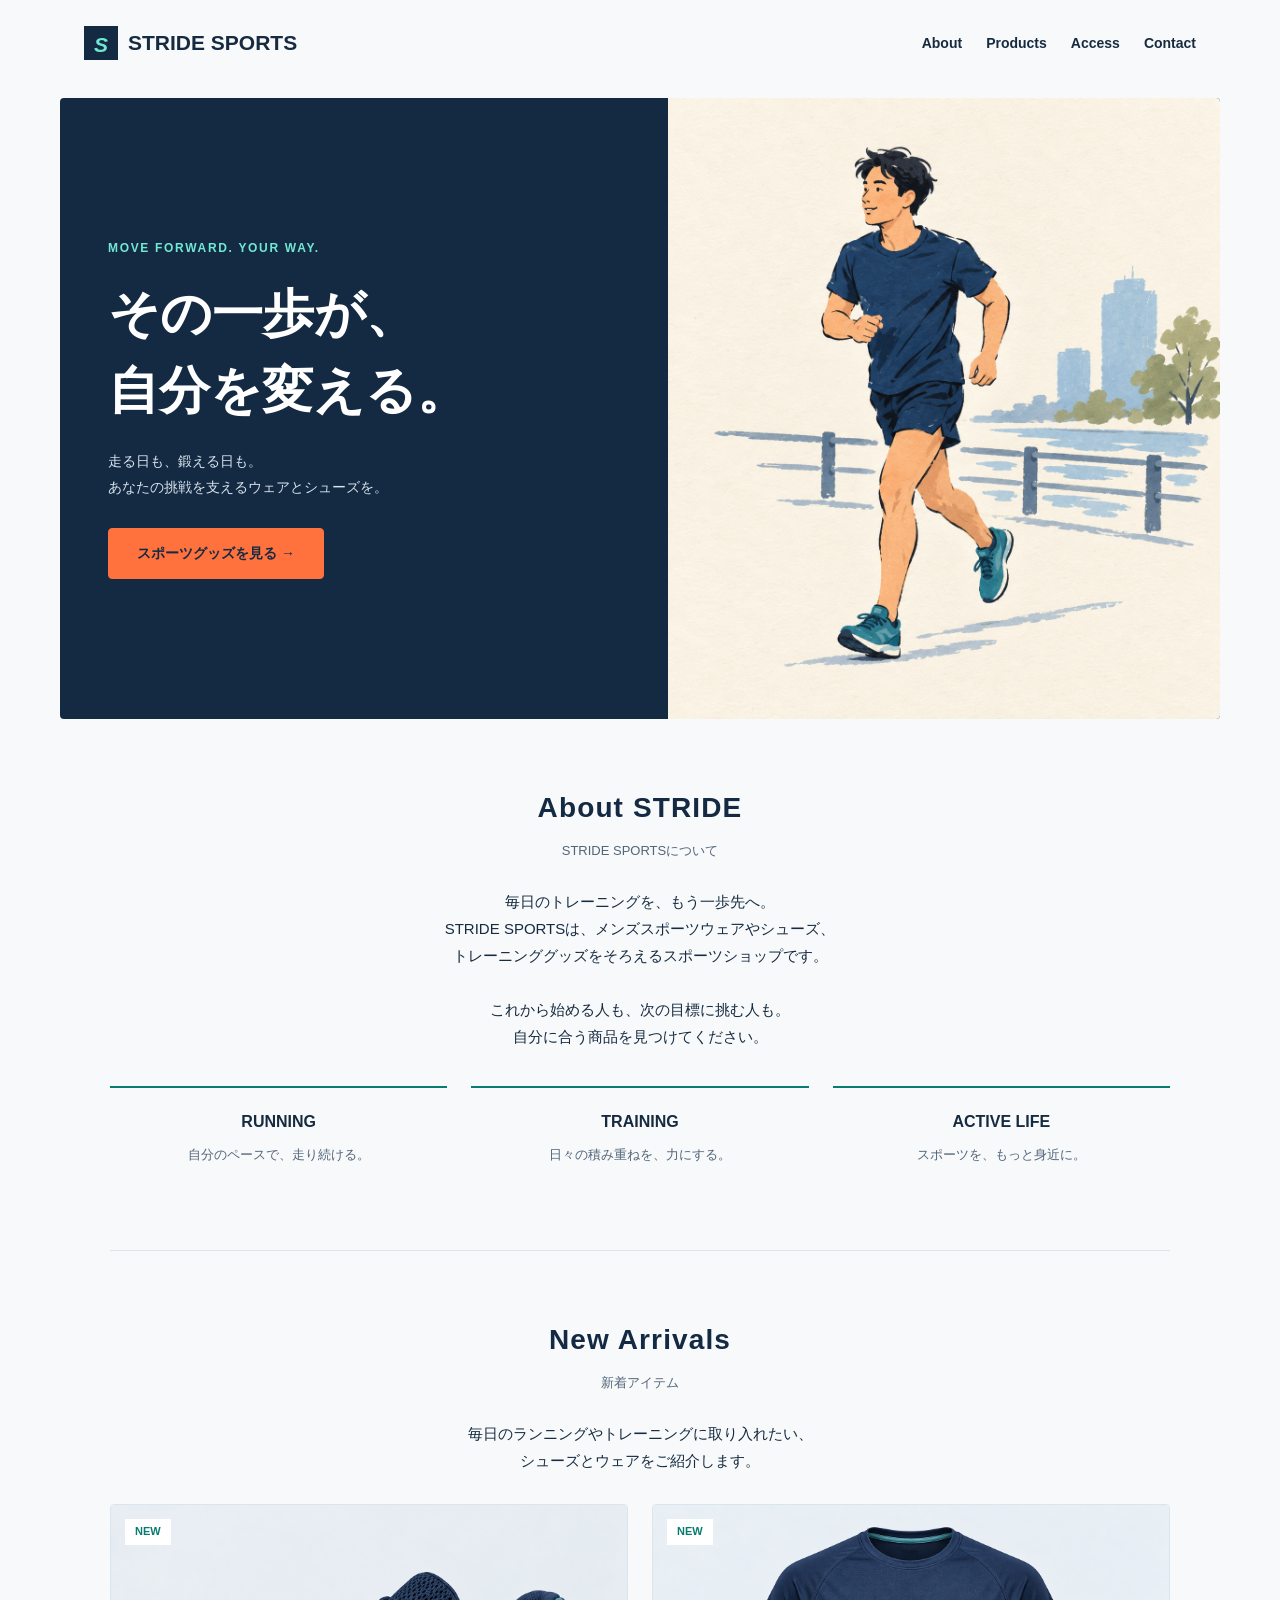
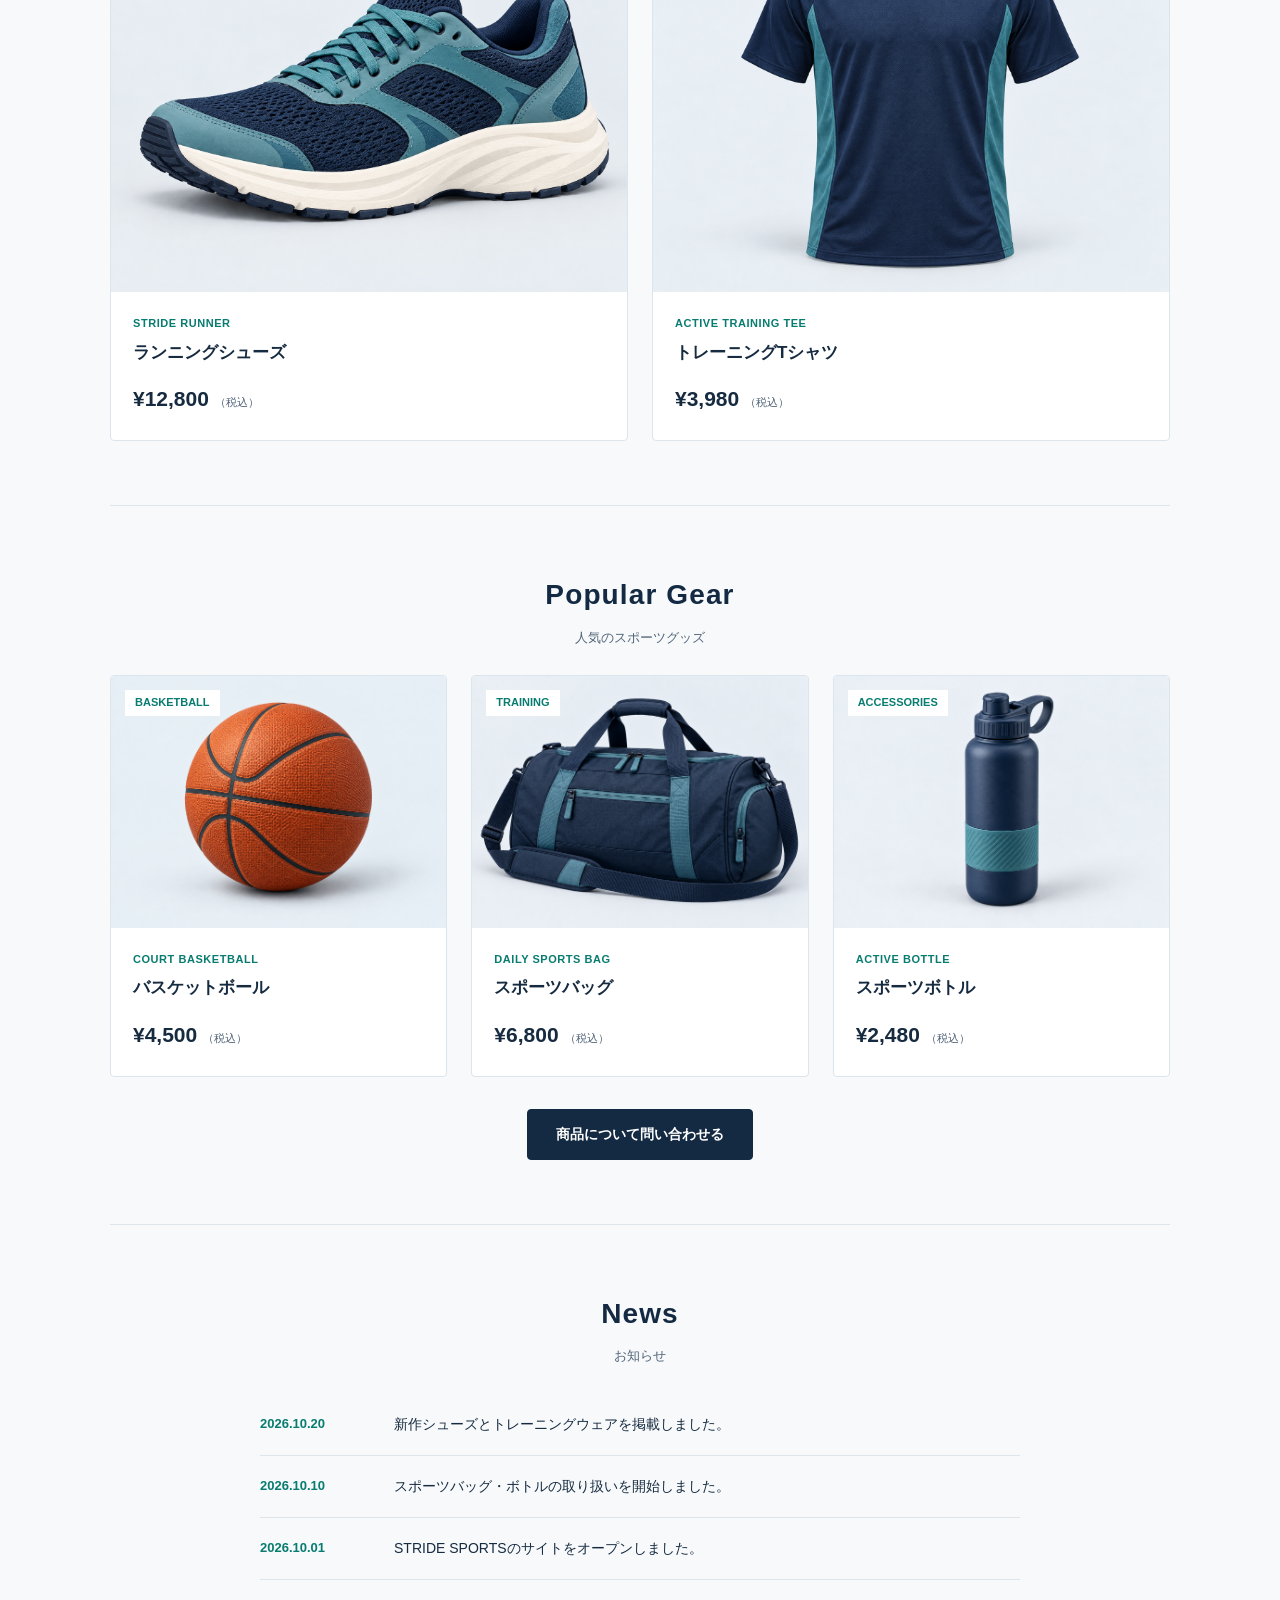
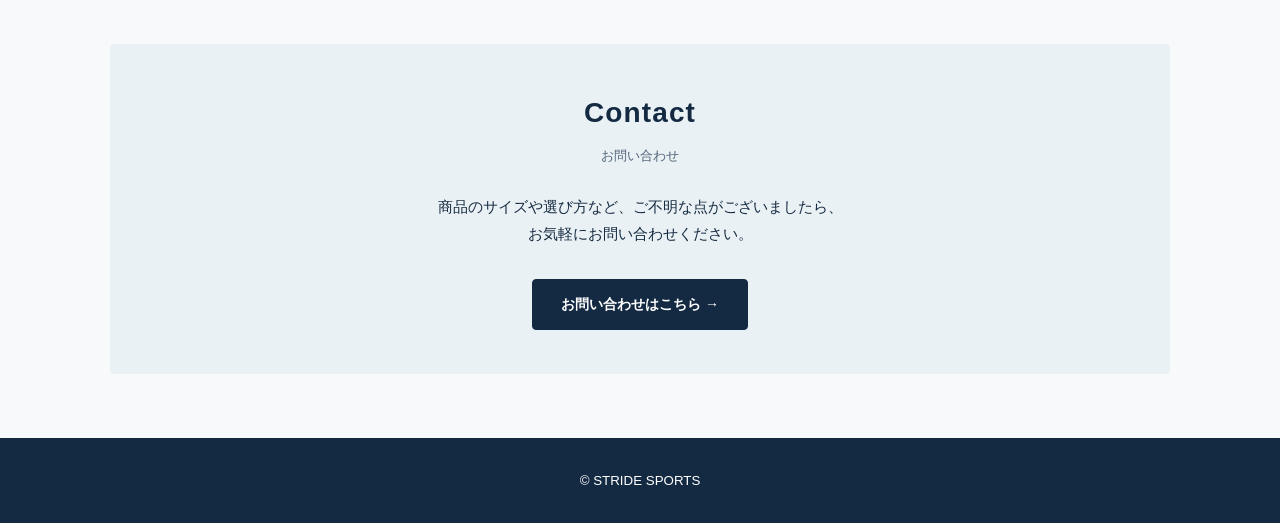
<file: index.html>
<!DOCTYPE html>
<html lang="ja">
<head>
  <meta charset="UTF-8" />
  <meta name="viewport" content="width=device-width, initial-scale=1" />

  <title>STRIDE SPORTS | スポーツウェア・グッズ</title>

  <meta
    name="description"
    content="メンズスポーツウェア、ランニングシューズ、トレーニンググッズをご紹介するSTRIDE SPORTSのサイトです。"
  />

  <link href="./css/global.css" rel="stylesheet" />

  <style>
    /* =========================
       全体共通
    ========================= */
    :root {
      --navy: #142a43;
      --green: #087c70;
      --orange: #ff713d;
      --background: #f7f9fb;
      --text: #172b40;
      --muted: #536579;
      --border: #dce4ec;
    }

    * {
      box-sizing: border-box;
    }

    html {
      scroll-behavior: smooth;
    }

    body {
      margin: 0;
      background: var(--background);
      color: var(--text);
      font-family:
        -apple-system,
        BlinkMacSystemFont,
        "Hiragino Kaku Gothic ProN",
        "Yu Gothic",
        sans-serif;
      line-height: 1.8;
    }

    a {
      color: inherit;
    }

    a:focus-visible {
      outline: 3px solid var(--orange);
      outline-offset: 5px;
    }

    img {
      display: block;
      max-width: 100%;
    }

    /* =========================
       ヘッダー
    ========================= */
    .header {
      max-width: 1160px;
      margin: 0 auto;
      padding: 24px;
      display: flex;
      align-items: center;
      justify-content: space-between;
      gap: 24px;
    }

    .header-logo {
      display: inline-flex;
      align-items: center;
      gap: 10px;
      text-decoration: none;
      font-size: 21px;
      font-weight: 800;
      white-space: nowrap;
    }

    .logo-mark {
      display: inline-grid;
      place-items: center;
      width: 34px;
      height: 34px;
      background: var(--navy);
      color: #70e8d3;
      font-style: italic;
    }

    .site-menu ul {
      display: flex;
      flex-wrap: wrap;
      gap: 24px;
      margin: 0;
      padding: 0;
      list-style: none;
    }

    .site-menu a {
      text-decoration: none;
      font-size: 14px;
      font-weight: 700;
    }

    .site-menu a:hover {
      text-decoration: underline;
      text-underline-offset: 5px;
    }

    /* =========================
       ボタン
    ========================= */
    .flat-button {
      display: inline-flex;
      align-items: center;
      justify-content: center;
      min-height: 48px;
      padding: 12px 28px;
      border: 1px solid var(--navy);
      border-radius: 4px;
      background: var(--navy);
      color: #fff;
      text-decoration: none;
      font-size: 14px;
      font-weight: 700;
    }

    .flat-button:hover {
      background: #274b70;
    }

    .button-row {
      margin-top: 32px;
      text-align: center;
    }

    /* =========================
       メインビジュアル
    ========================= */
    .hero-image {
      width: min(1160px, calc(100% - 48px));
      margin: 12px auto 0;
      display: grid;
      grid-template-columns: 1.1fr 1fr;
      align-items: stretch;
      overflow: hidden;
      border-radius: 4px;
      background: var(--navy);
      color: #fff;
    }

    .page-title {
      align-self: center;
      padding: 52px 36px 52px 48px;
    }

    .eyebrow {
      margin: 0 0 16px;
      color: #70e8d3;
      font-size: 12px;
      font-weight: 800;
      letter-spacing: 0.14em;
    }

    .page-title h1 {
      margin: 0 0 20px;
      font-size: clamp(32px, 4vw, 52px);
      line-height: 1.5;
    }

    .hero-description {
      margin: 0 0 28px;
      color: #d7e3ed;
      font-size: 14px;
    }

    .hero-button {
      border-color: var(--orange);
      background: var(--orange);
      color: var(--navy);
    }

    .hero-button:hover {
      background: #ff956e;
    }

    .hero-photo {
      min-width: 0;
      min-height: 440px;
      background: #203c58;
    }

    .hero-photo img {
      width: 100%;
      height: 100%;
      min-height: 440px;
      object-fit: cover;
      object-position: center;
      color: #fff;
    }

    /* =========================
       セクション共通
    ========================= */
    .section {
      width: min(1060px, calc(100% - 48px));
      margin: 0 auto;
      padding: 64px 0;
    }

    .section + .section {
      border-top: 1px solid var(--border);
    }

    .section-title {
      margin-bottom: 26px;
      text-align: center;
    }

    .section-title h2 {
      margin: 0;
      color: var(--navy);
      font-size: 28px;
      letter-spacing: 0.04em;
    }

    .section-title p {
      margin: 5px 0 0;
      color: var(--muted);
      font-size: 13px;
    }

    .section-description {
      max-width: 760px;
      margin: 0 auto 30px;
      text-align: center;
      font-size: 15px;
    }

    .benefits {
      display: grid;
      grid-template-columns: repeat(3, 1fr);
      gap: 24px;
      margin-top: 36px;
    }

    .benefit {
      padding: 20px 12px;
      border-top: 2px solid var(--green);
      text-align: center;
    }

    .benefit h3 {
      margin: 0 0 6px;
      font-size: 16px;
    }

    .benefit p {
      margin: 0;
      color: var(--muted);
      font-size: 13px;
    }

    /* =========================
       商品
    ========================= */
    .product-grid {
      display: grid;
      grid-template-columns: repeat(3, minmax(0, 1fr));
      gap: 24px;
    }

    .product-grid.two-items {
      grid-template-columns: repeat(2, minmax(0, 1fr));
    }

    .product-card {
      overflow: hidden;
      border: 1px solid var(--border);
      border-radius: 4px;
      background: #fff;
    }

    .product-visual {
      position: relative;
      background: #edf2f6;
    }

    .product-visual img {
      width: 100%;
      height: auto;
      aspect-ratio: 4 / 3;
      object-fit: contain;
    }

    .product-tag {
      position: absolute;
      top: 14px;
      left: 14px;
      z-index: 1;
      padding: 3px 10px;
      background: #fff;
      color: var(--green);
      font-size: 11px;
      font-weight: 800;
    }

    .card-text {
      padding: 22px;
    }

    .menu-en {
      margin: 0 0 4px;
      color: var(--green);
      font-size: 11px;
      font-weight: 800;
      letter-spacing: 0.05em;
    }

    .menu-ja {
      margin: 0 0 12px;
      font-size: 17px;
    }

    .price {
      margin: 0;
      font-size: 21px;
      font-weight: 800;
    }

    .price span {
      margin-left: 6px;
      color: var(--muted);
      font-size: 11px;
      font-weight: 400;
    }

    /* =========================
       お知らせ
    ========================= */
    .news-list {
      max-width: 760px;
      margin: 0 auto;
    }

    .news-list > div {
      display: grid;
      grid-template-columns: 110px 1fr;
      gap: 24px;
      padding: 18px 0;
      border-bottom: 1px solid var(--border);
    }

    .news-list dt {
      color: var(--green);
      font-size: 13px;
      font-weight: 700;
    }

    .news-list dd {
      margin: 0;
      font-size: 14px;
    }

    /* =========================
       お問い合わせ
    ========================= */
    .contact-section {
      width: min(1060px, calc(100% - 48px));
      margin: 0 auto 64px;
      padding: 44px 24px;
      border-radius: 4px;
      background: #e9f1f5;
    }

    /* =========================
       フッター
    ========================= */
    .footer {
      padding: 28px 24px;
      background: var(--navy);
      color: #fff;
      text-align: center;
    }

    .footer p {
      margin: 0;
    }

    /* =========================
       スマートフォン
    ========================= */
    @media (max-width: 760px) {
      .header {
        flex-direction: column;
        align-items: flex-start;
        gap: 16px;
      }

      .site-menu ul {
        gap: 18px;
      }

      .hero-image {
        grid-template-columns: 1fr;
      }

      .page-title {
        padding: 36px 26px;
      }

      .hero-photo {
        min-height: 0;
      }

      .hero-photo img {
        min-height: 0;
        height: auto;
        aspect-ratio: 4 / 3;
        object-fit: cover;
      }

      .section {
        padding: 44px 0;
      }

      .benefits,
      .product-grid,
      .product-grid.two-items {
        grid-template-columns: 1fr;
      }

      .news-list > div {
        grid-template-columns: 1fr;
        gap: 4px;
      }
    }

    @media (prefers-reduced-motion: reduce) {
      html {
        scroll-behavior: auto;
      }
    }
  </style>
</head>

<body>
  <!-- =========================
       ヘッダー
  ========================= -->
  <header class="header">
    <a class="header-logo" href="index.html">
      <span class="logo-mark" aria-hidden="true">S</span>
      STRIDE SPORTS
    </a>

    <nav class="site-menu" aria-label="メインメニュー">
      <ul>
        <li><a href="about.html">About</a></li>
        <li><a href="menu.html">Products</a></li>
        <li><a href="access.html">Access</a></li>
        <li><a href="contact.html">Contact</a></li>
      </ul>
    </nav>
  </header>

  <main>
    <!-- =========================
         メインビジュアル
         画像：images/1.png
    ========================= -->
    <section class="hero-image" aria-labelledby="hero-title">
      <div class="page-title">
        <p class="eyebrow">MOVE FORWARD. YOUR WAY.</p>

        <h1 id="hero-title">
          その一歩が、<br />
          自分を変える。
        </h1>

        <p class="hero-description">
          走る日も、鍛える日も。<br />
          あなたの挑戦を支えるウェアとシューズを。
        </p>

        <a href="#products" class="flat-button hero-button">
          スポーツグッズを見る →
        </a>
      </div>

      <div class="hero-photo">
        <img
          src="./images/1.png"
          alt="スポーツウェアを着てランニングする男性"
          width="800"
          height="900"
          fetchpriority="high"
        />
      </div>
    </section>

    <!-- =========================
         ショップ紹介
    ========================= -->
    <section
      class="section"
      id="about"
      aria-labelledby="about-title"
    >
      <div class="section-title">
        <h2 id="about-title">About STRIDE</h2>
        <p>STRIDE SPORTSについて</p>
      </div>

      <p class="section-description">
        毎日のトレーニングを、もう一歩先へ。<br />
        STRIDE SPORTSは、メンズスポーツウェアやシューズ、<br />
        トレーニンググッズをそろえるスポーツショップです。<br /><br />
        これから始める人も、次の目標に挑む人も。<br />
        自分に合う商品を見つけてください。
      </p>

      <div class="benefits">
        <div class="benefit">
          <h3>RUNNING</h3>
          <p>自分のペースで、走り続ける。</p>
        </div>

        <div class="benefit">
          <h3>TRAINING</h3>
          <p>日々の積み重ねを、力にする。</p>
        </div>

        <div class="benefit">
          <h3>ACTIVE LIFE</h3>
          <p>スポーツを、もっと身近に。</p>
        </div>
      </div>
    </section>

    <!-- =========================
         新着アイテム
    ========================= -->
    <section class="section" aria-labelledby="new-title">
      <div class="section-title">
        <h2 id="new-title">New Arrivals</h2>
        <p>新着アイテム</p>
      </div>

      <p class="section-description">
        毎日のランニングやトレーニングに取り入れたい、<br />
        シューズとウェアをご紹介します。
      </p>

      <div class="product-grid two-items">
        <!-- ランニングシューズ：images/2.png -->
        <article class="product-card">
          <div class="product-visual">
            <span class="product-tag">NEW</span>

            <img
              src="./images/2.png"
              alt="ランニングシューズ"
              width="800"
              height="600"
              loading="lazy"
            />
          </div>

          <div class="card-text">
            <p class="menu-en">STRIDE RUNNER</p>
            <h3 class="menu-ja">ランニングシューズ</h3>
            <p class="price">
              ¥12,800<span>（税込）</span>
            </p>
          </div>
        </article>

        <!-- トレーニングTシャツ：images/3.png -->
        <article class="product-card">
          <div class="product-visual">
            <span class="product-tag">NEW</span>

            <img
              src="./images/3.png"
              alt="トレーニングTシャツ"
              width="800"
              height="600"
              loading="lazy"
            />
          </div>

          <div class="card-text">
            <p class="menu-en">ACTIVE TRAINING TEE</p>
            <h3 class="menu-ja">トレーニングTシャツ</h3>
            <p class="price">
              ¥3,980<span>（税込）</span>
            </p>
          </div>
        </article>
      </div>
    </section>

    <!-- =========================
         人気商品
    ========================= -->
    <section
      class="section"
      id="products"
      aria-labelledby="products-title"
    >
      <div class="section-title">
        <h2 id="products-title">Popular Gear</h2>
        <p>人気のスポーツグッズ</p>
      </div>

      <div class="product-grid">
        <!-- バスケットボール：images/4.png -->
        <article class="product-card">
          <div class="product-visual">
            <span class="product-tag">BASKETBALL</span>

            <img
              src="./images/4.png"
              alt="バスケットボール"
              width="800"
              height="600"
              loading="lazy"
            />
          </div>

          <div class="card-text">
            <p class="menu-en">COURT BASKETBALL</p>
            <h3 class="menu-ja">バスケットボール</h3>
            <p class="price">
              ¥4,500<span>（税込）</span>
            </p>
          </div>
        </article>

        <!-- スポーツバッグ：images/5.png -->
        <article class="product-card">
          <div class="product-visual">
            <span class="product-tag">TRAINING</span>

            <img
              src="./images/5.png"
              alt="スポーツバッグ"
              width="800"
              height="600"
              loading="lazy"
            />
          </div>

          <div class="card-text">
            <p class="menu-en">DAILY SPORTS BAG</p>
            <h3 class="menu-ja">スポーツバッグ</h3>
            <p class="price">
              ¥6,800<span>（税込）</span>
            </p>
          </div>
        </article>

        <!-- スポーツボトル：images/6.png -->
        <article class="product-card">
          <div class="product-visual">
            <span class="product-tag">ACCESSORIES</span>

            <img
              src="./images/6.png"
              alt="スポーツボトル"
              width="800"
              height="600"
              loading="lazy"
            />
          </div>

          <div class="card-text">
            <p class="menu-en">ACTIVE BOTTLE</p>
            <h3 class="menu-ja">スポーツボトル</h3>
            <p class="price">
              ¥2,480<span>（税込）</span>
            </p>
          </div>
        </article>
      </div>

      <div class="button-row">
        <a href="contact.html" class="flat-button">
          商品について問い合わせる
        </a>
      </div>
    </section>

    <!-- =========================
         お知らせ
         日付・内容はサンプルです
    ========================= -->
    <section class="section" aria-labelledby="news-title">
      <div class="section-title">
        <h2 id="news-title">News</h2>
        <p>お知らせ</p>
      </div>

      <dl class="news-list">
        <div>
          <dt>
            <time datetime="2026-10-20">2026.10.20</time>
          </dt>
          <dd>
            新作シューズとトレーニングウェアを掲載しました。
          </dd>
        </div>

        <div>
          <dt>
            <time datetime="2026-10-10">2026.10.10</time>
          </dt>
          <dd>
            スポーツバッグ・ボトルの取り扱いを開始しました。
          </dd>
        </div>

        <div>
          <dt>
            <time datetime="2026-10-01">2026.10.01</time>
          </dt>
          <dd>
            STRIDE SPORTSのサイトをオープンしました。
          </dd>
        </div>
      </dl>
    </section>

    <!-- =========================
         お問い合わせ
    ========================= -->
    <section
      class="contact-section"
      aria-labelledby="contact-title"
    >
      <div class="section-title">
        <h2 id="contact-title">Contact</h2>
        <p>お問い合わせ</p>
      </div>

      <p class="section-description">
        商品のサイズや選び方など、ご不明な点がございましたら、<br />
        お気軽にお問い合わせください。
      </p>

      <div class="button-row">
        <a href="contact.html" class="flat-button">
          お問い合わせはこちら →
        </a>
      </div>
    </section>
  </main>

  <!-- =========================
       フッター
  ========================= -->
  <footer class="footer">
    <p>
      <small>&copy; STRIDE SPORTS</small>
    </p>
  </footer>
</body>
</html>
</file>
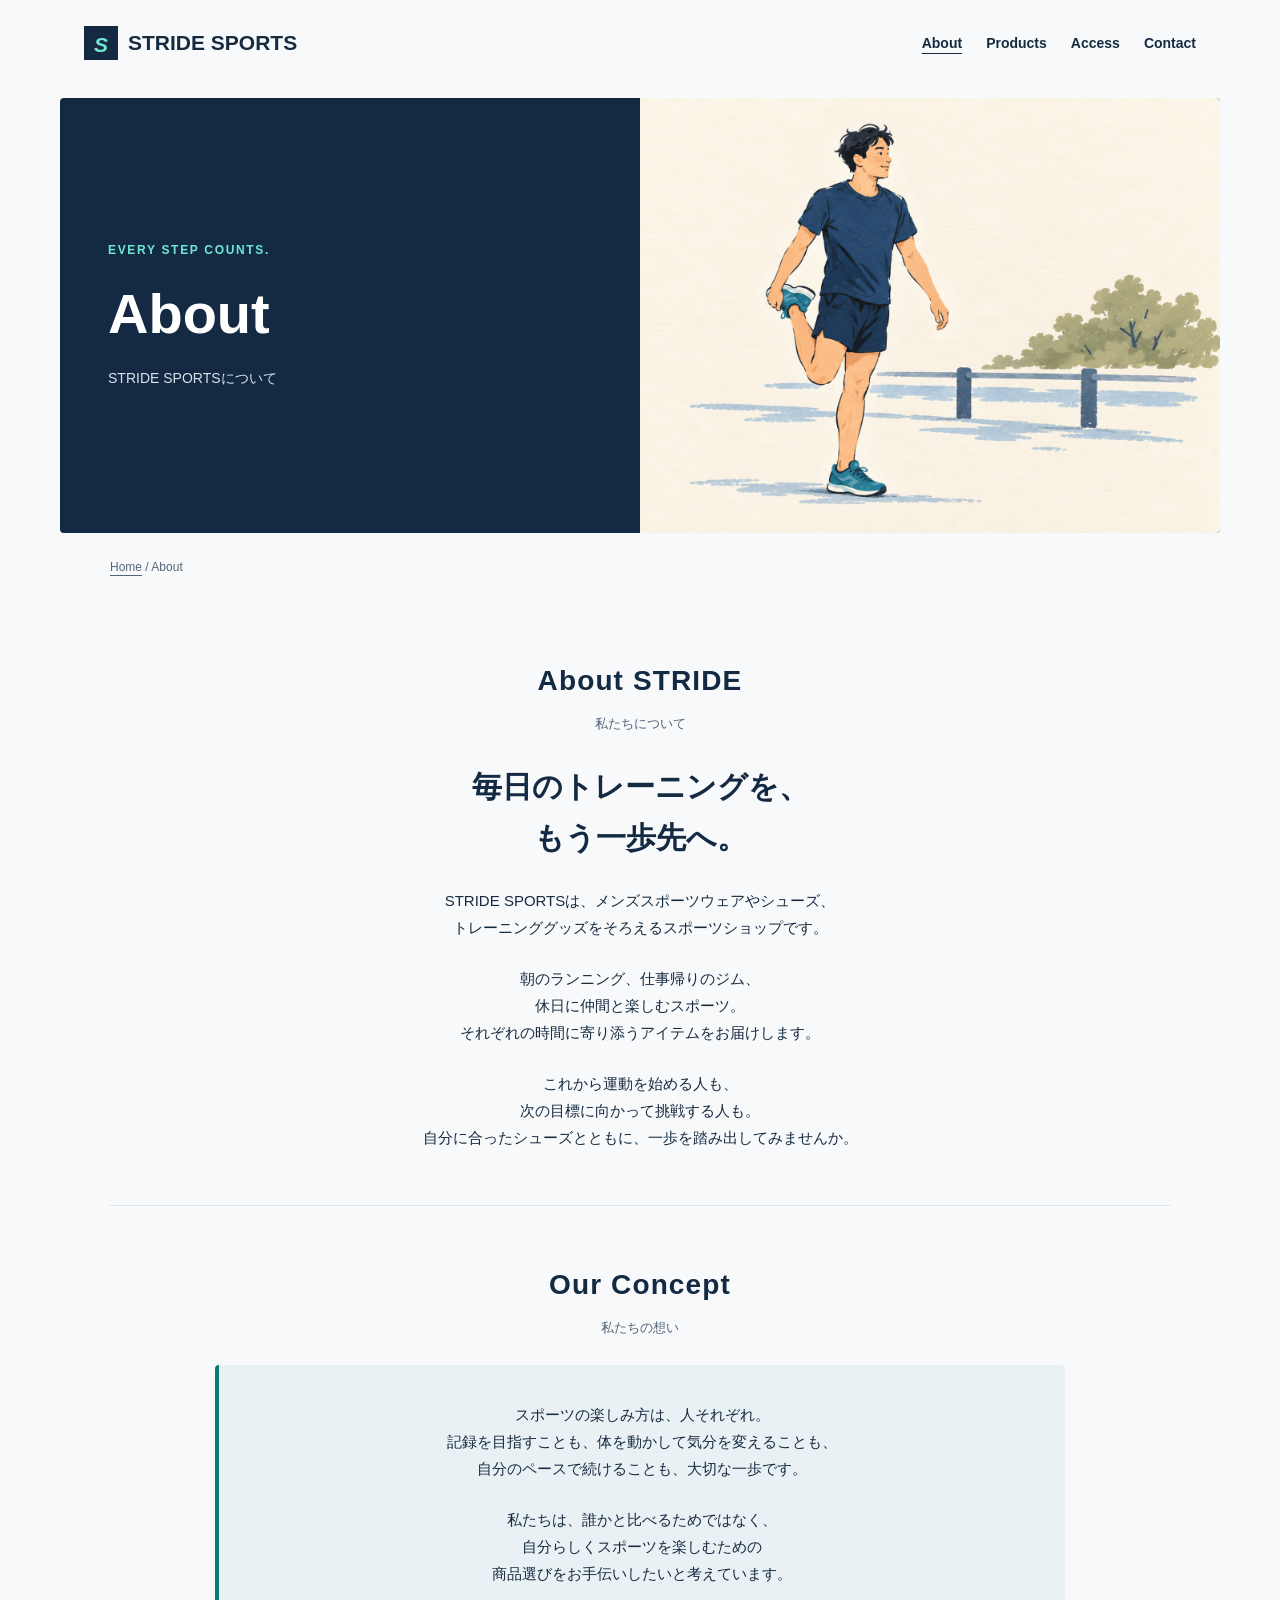
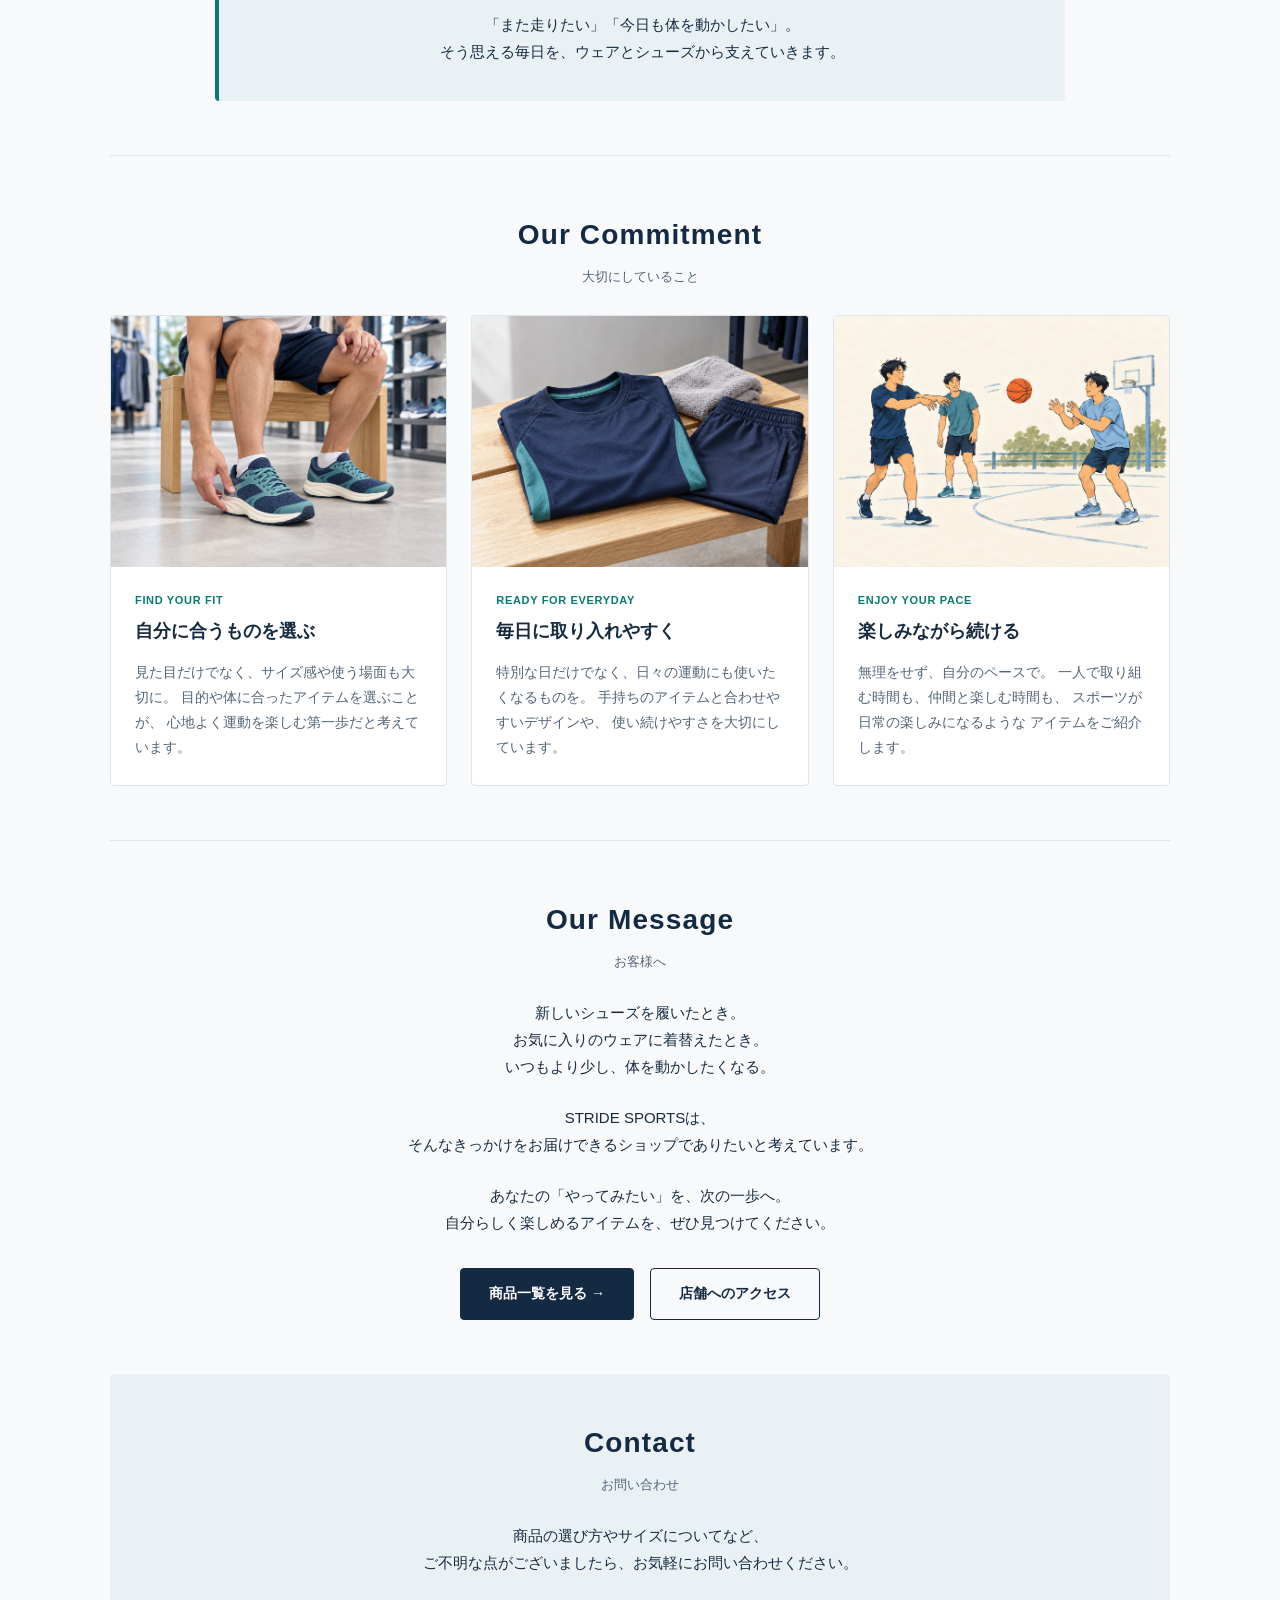
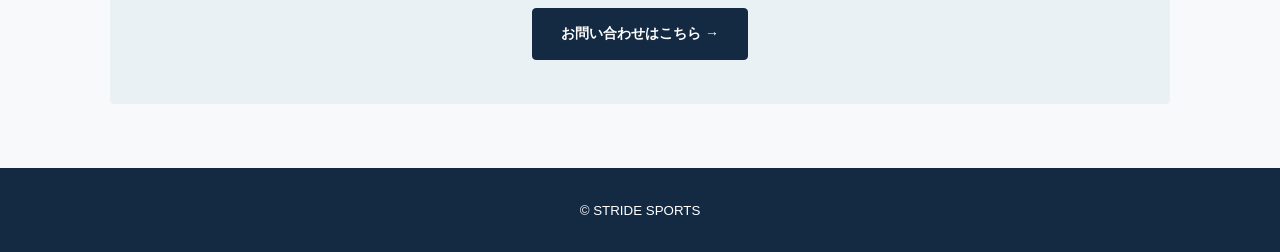
<file: about.html>
<!DOCTYPE html>
<html lang="ja">
<head>
  <meta charset="UTF-8" />

  <meta
    name="viewport"
    content="width=device-width, initial-scale=1"
  />

  <title>About | STRIDE SPORTS</title>

  <meta
    name="description"
    content="STRIDE SPORTSについて。スポーツを楽しむ人の挑戦を支える、私たちの想いや商品選びへのこだわりをご紹介します。"
  />

  <link href="./css/global.css" rel="stylesheet" />

  <style>
    /* =========================
       全体共通
    ========================= */
    :root {
      --navy: #142a43;
      --green: #087c70;
      --orange: #ff713d;
      --background: #f7f9fb;
      --text: #172b40;
      --muted: #536579;
      --border: #dce4ec;
    }

    * {
      box-sizing: border-box;
    }

    body {
      margin: 0;
      background: var(--background);
      color: var(--text);
      font-family:
        -apple-system,
        BlinkMacSystemFont,
        "Hiragino Kaku Gothic ProN",
        "Yu Gothic",
        sans-serif;
      line-height: 1.8;
    }

    a {
      color: inherit;
    }

    a:focus-visible {
      outline: 3px solid var(--orange);
      outline-offset: 5px;
    }

    img {
      display: block;
      max-width: 100%;
    }

    /* =========================
       ヘッダー
    ========================= */
    .header {
      max-width: 1160px;
      margin: 0 auto;
      padding: 24px;
      display: flex;
      align-items: center;
      justify-content: space-between;
      gap: 24px;
    }

    .header-logo {
      display: inline-flex;
      align-items: center;
      gap: 10px;
      text-decoration: none;
      font-size: 21px;
      font-weight: 800;
      white-space: nowrap;
    }

    .logo-mark {
      display: inline-grid;
      place-items: center;
      width: 34px;
      height: 34px;
      background: var(--navy);
      color: #70e8d3;
      font-style: italic;
    }

    .site-menu ul {
      display: flex;
      flex-wrap: wrap;
      gap: 24px;
      margin: 0;
      padding: 0;
      list-style: none;
    }

    .site-menu a {
      text-decoration: none;
      font-size: 14px;
      font-weight: 700;
    }

    .site-menu a:hover,
    .site-menu a[aria-current="page"] {
      text-decoration: underline;
      text-underline-offset: 5px;
    }

    /* =========================
       ページトップ
    ========================= */
    .about-hero {
      width: min(1160px, calc(100% - 48px));
      margin: 12px auto 0;
      display: grid;
      grid-template-columns: 1fr 1fr;
      align-items: stretch;
      overflow: hidden;
      border-radius: 4px;
      background: var(--navy);
      color: #fff;
    }

    .page-title {
      align-self: center;
      padding: 48px;
    }

    .eyebrow {
      margin: 0 0 14px;
      color: #70e8d3;
      font-size: 12px;
      font-weight: 800;
      letter-spacing: 0.14em;
    }

    .page-title h1 {
      margin: 0 0 12px;
      font-size: clamp(36px, 5vw, 56px);
      line-height: 1.4;
    }

    .page-title .subtitle {
      margin: 0;
      color: #d7e3ed;
      font-size: 14px;
    }

    .hero-photo {
      min-width: 0;
      min-height: 340px;
      background: #203c58;
    }

    .hero-photo img {
      width: 100%;
      height: 100%;
      min-height: 340px;
      object-fit: cover;
      object-position: center;
      color: #fff;
    }

    .breadcrumb {
      width: min(1060px, calc(100% - 48px));
      margin: 24px auto;
      color: var(--muted);
      font-size: 12px;
    }

    .breadcrumb a {
      text-underline-offset: 4px;
    }

    /* =========================
       セクション共通
    ========================= */
    .section {
      width: min(1060px, calc(100% - 48px));
      margin: 0 auto;
      padding: 54px 0;
    }

    .section + .section {
      border-top: 1px solid var(--border);
    }

    .section-title {
      margin-bottom: 26px;
      text-align: center;
    }

    .section-title h2 {
      margin: 0;
      color: var(--navy);
      font-size: 28px;
      letter-spacing: 0.04em;
    }

    .section-title p {
      margin: 5px 0 0;
      color: var(--muted);
      font-size: 13px;
    }

    .section-description {
      max-width: 760px;
      margin: 0 auto;
      text-align: center;
      font-size: 15px;
    }

    .section-description p {
      margin: 0;
    }

    .section-description p + p {
      margin-top: 24px;
    }

    .lead-message {
      margin: 0 0 24px;
      color: var(--navy);
      font-size: clamp(22px, 3vw, 30px);
      font-weight: 800;
      line-height: 1.7;
      text-align: center;
    }

    /* =========================
       コンセプト
    ========================= */
    .concept-box {
      max-width: 850px;
      margin: 0 auto;
      padding: 36px;
      border-left: 4px solid var(--green);
      border-radius: 4px;
      background: #e9f1f5;
    }

    /* =========================
       こだわりのカード
    ========================= */
    .commitment-grid {
      display: grid;
      grid-template-columns: repeat(3, minmax(0, 1fr));
      gap: 24px;
    }

    .commitment-card {
      overflow: hidden;
      border: 1px solid var(--border);
      border-radius: 4px;
      background: #fff;
    }

    .card-image {
      background: #edf2f6;
    }

    .card-image img {
      width: 100%;
      height: auto;
      aspect-ratio: 4 / 3;
      object-fit: cover;
      object-position: center;
    }

    .card-text {
      padding: 24px;
    }

    .card-en {
      margin: 0 0 6px;
      color: var(--green);
      font-size: 11px;
      font-weight: 800;
      letter-spacing: 0.06em;
    }

    .card-text h3 {
      margin: 0 0 14px;
      font-size: 18px;
      line-height: 1.6;
    }

    .card-description {
      margin: 0;
      color: var(--muted);
      font-size: 14px;
    }

    /* =========================
       ボタン
    ========================= */
    .flat-button {
      display: inline-flex;
      align-items: center;
      justify-content: center;
      min-height: 48px;
      padding: 12px 28px;
      border: 1px solid var(--navy);
      border-radius: 4px;
      background: var(--navy);
      color: #fff;
      text-decoration: none;
      font-size: 14px;
      font-weight: 700;
    }

    .flat-button:hover {
      background: #274b70;
    }

    .flat-button.secondary {
      background: transparent;
      color: var(--navy);
    }

    .flat-button.secondary:hover {
      background: #dce8ef;
    }

    .button-row {
      display: flex;
      justify-content: center;
      flex-wrap: wrap;
      gap: 16px;
      margin-top: 32px;
    }

    /* =========================
       お問い合わせ
    ========================= */
    .contact-section {
      width: min(1060px, calc(100% - 48px));
      margin: 0 auto 64px;
      padding: 44px 24px;
      border-radius: 4px;
      background: #e9f1f5;
    }

    /* =========================
       フッター
    ========================= */
    .footer {
      padding: 28px 24px;
      background: var(--navy);
      color: #fff;
      text-align: center;
    }

    .footer p {
      margin: 0;
    }

    /* =========================
       スマートフォン
    ========================= */
    @media (max-width: 760px) {
      .header {
        flex-direction: column;
        align-items: flex-start;
        gap: 16px;
      }

      .site-menu ul {
        gap: 18px;
      }

      .about-hero {
        grid-template-columns: 1fr;
      }

      .page-title {
        padding: 36px 26px;
      }

      .hero-photo {
        min-height: 0;
      }

      .hero-photo img {
        height: auto;
        min-height: 0;
        aspect-ratio: 4 / 3;
        object-fit: cover;
      }

      .section {
        padding: 40px 0;
      }

      .section-title h2 {
        font-size: 25px;
      }

      .concept-box {
        padding: 26px 22px;
      }

      .commitment-grid {
        grid-template-columns: 1fr;
      }
    }
  </style>
</head>

<body>
  <!-- =========================
       ヘッダー
  ========================= -->
  <header class="header">
    <a class="header-logo" href="index.html">
      <span class="logo-mark" aria-hidden="true">S</span>
      STRIDE SPORTS
    </a>

    <nav class="site-menu" aria-label="メインメニュー">
      <ul>
        <li>
          <a href="about.html" aria-current="page">
            About
          </a>
        </li>

        <li>
          <a href="menu.html">Products</a>
        </li>

        <li>
          <a href="access.html">Access</a>
        </li>

        <li>
          <a href="contact.html">Contact</a>
        </li>
      </ul>
    </nav>
  </header>

  <main>
    <!-- =========================
         ページトップ
         メイン画像：images/9.png
    ========================= -->
    <section
      class="about-hero"
      aria-labelledby="page-title"
    >
      <div class="page-title">
        <p class="eyebrow">EVERY STEP COUNTS.</p>

        <h1 id="page-title">About</h1>

        <p class="subtitle">
          STRIDE SPORTSについて
        </p>
      </div>

      <div class="hero-photo">
        <img
          src="./images/9.png"
          alt="スポーツウェアを着てトレーニングに取り組む男性"
          width="800"
          height="600"
          fetchpriority="high"
        />
      </div>
    </section>

    <!-- パンくずリスト -->
    <nav class="breadcrumb" aria-label="パンくずリスト">
      <a href="index.html">Home</a>
      /
      <span aria-current="page">About</span>
    </nav>

    <!-- =========================
         ショップ紹介
    ========================= -->
    <section
      class="section"
      aria-labelledby="about-title"
    >
      <div class="section-title">
        <h2 id="about-title">About STRIDE</h2>
        <p>私たちについて</p>
      </div>

      <p class="lead-message">
        毎日のトレーニングを、<br />
        もう一歩先へ。
      </p>

      <div class="section-description">
        <p>
          STRIDE SPORTSは、メンズスポーツウェアやシューズ、<br />
          トレーニンググッズをそろえるスポーツショップです。
        </p>

        <p>
          朝のランニング、仕事帰りのジム、<br />
          休日に仲間と楽しむスポーツ。<br />
          それぞれの時間に寄り添うアイテムをお届けします。
        </p>

        <p>
          これから運動を始める人も、<br />
          次の目標に向かって挑戦する人も。<br />
          自分に合ったシューズとともに、一歩を踏み出してみませんか。
        </p>
      </div>
    </section>

    <!-- =========================
         コンセプト
    ========================= -->
    <section
      class="section"
      aria-labelledby="concept-title"
    >
      <div class="section-title">
        <h2 id="concept-title">Our Concept</h2>
        <p>私たちの想い</p>
      </div>

      <div class="concept-box">
        <div class="section-description">
          <p>
            スポーツの楽しみ方は、人それぞれ。<br />
            記録を目指すことも、体を動かして気分を変えることも、<br />
            自分のペースで続けることも、大切な一歩です。
          </p>

          <p>
            私たちは、誰かと比べるためではなく、<br />
            自分らしくスポーツを楽しむための<br />
            商品選びをお手伝いしたいと考えています。
          </p>

          <p>
            「また走りたい」「今日も体を動かしたい」。<br />
            そう思える毎日を、ウェアとシューズから支えていきます。
          </p>
        </div>
      </div>
    </section>

    <!-- =========================
         こだわり
    ========================= -->
    <section
      class="section"
      aria-labelledby="commitment-title"
    >
      <div class="section-title">
        <h2 id="commitment-title">Our Commitment</h2>
        <p>大切にしていること</p>
      </div>

      <div class="commitment-grid">
        <!-- シューズ選び：images/10.png -->
        <article class="commitment-card">
          <div class="card-image">
            <img
              src="./images/10.png"
              alt="ランニングシューズのサイズや履き心地を確かめる様子"
              width="800"
              height="600"
              loading="lazy"
            />
          </div>

          <div class="card-text">
            <p class="card-en">FIND YOUR FIT</p>

            <h3>自分に合うものを選ぶ</h3>

            <p class="card-description">
              見た目だけでなく、サイズ感や使う場面も大切に。
              目的や体に合ったアイテムを選ぶことが、
              心地よく運動を楽しむ第一歩だと考えています。
            </p>
          </div>
        </article>

        <!-- スポーツウェア：images/11.png -->
        <article class="commitment-card">
          <div class="card-image">
            <img
              src="./images/11.png"
              alt="トレーニングに使うスポーツウェア"
              width="800"
              height="600"
              loading="lazy"
            />
          </div>

          <div class="card-text">
            <p class="card-en">READY FOR EVERYDAY</p>

            <h3>毎日に取り入れやすく</h3>

            <p class="card-description">
              特別な日だけでなく、日々の運動にも使いたくなるものを。
              手持ちのアイテムと合わせやすいデザインや、
              使い続けやすさを大切にしています。
            </p>
          </div>
        </article>

        <!-- スポーツを楽しむ様子：images/12.png -->
        <article class="commitment-card">
          <div class="card-image">
            <img
              src="./images/12.png"
              alt="屋外でスポーツを楽しむ人たち"
              width="800"
              height="600"
              loading="lazy"
            />
          </div>

          <div class="card-text">
            <p class="card-en">ENJOY YOUR PACE</p>

            <h3>楽しみながら続ける</h3>

            <p class="card-description">
              無理をせず、自分のペースで。
              一人で取り組む時間も、仲間と楽しむ時間も、
              スポーツが日常の楽しみになるような
              アイテムをご紹介します。
            </p>
          </div>
        </article>
      </div>
    </section>

    <!-- =========================
         お客様へのメッセージ
    ========================= -->
    <section
      class="section"
      aria-labelledby="message-title"
    >
      <div class="section-title">
        <h2 id="message-title">Our Message</h2>
        <p>お客様へ</p>
      </div>

      <div class="section-description">
        <p>
          新しいシューズを履いたとき。<br />
          お気に入りのウェアに着替えたとき。<br />
          いつもより少し、体を動かしたくなる。
        </p>

        <p>
          STRIDE SPORTSは、<br />
          そんなきっかけをお届けできるショップでありたいと考えています。
        </p>

        <p>
          あなたの「やってみたい」を、次の一歩へ。<br />
          自分らしく楽しめるアイテムを、ぜひ見つけてください。
        </p>
      </div>

      <div class="button-row">
        <a href="menu.html" class="flat-button">
          商品一覧を見る →
        </a>

        <a href="access.html" class="flat-button secondary">
          店舗へのアクセス
        </a>
      </div>
    </section>

    <!-- =========================
         お問い合わせ
    ========================= -->
    <section
      class="contact-section"
      aria-labelledby="contact-title"
    >
      <div class="section-title">
        <h2 id="contact-title">Contact</h2>
        <p>お問い合わせ</p>
      </div>

      <div class="section-description">
        <p>
          商品の選び方やサイズについてなど、<br />
          ご不明な点がございましたら、お気軽にお問い合わせください。
        </p>
      </div>

      <div class="button-row">
        <a href="contact.html" class="flat-button">
          お問い合わせはこちら →
        </a>
      </div>
    </section>
  </main>

  <!-- =========================
       フッター
  ========================= -->
  <footer class="footer">
    <p>
      <small>&copy; STRIDE SPORTS</small>
    </p>
  </footer>
</body>
</html>
</file>
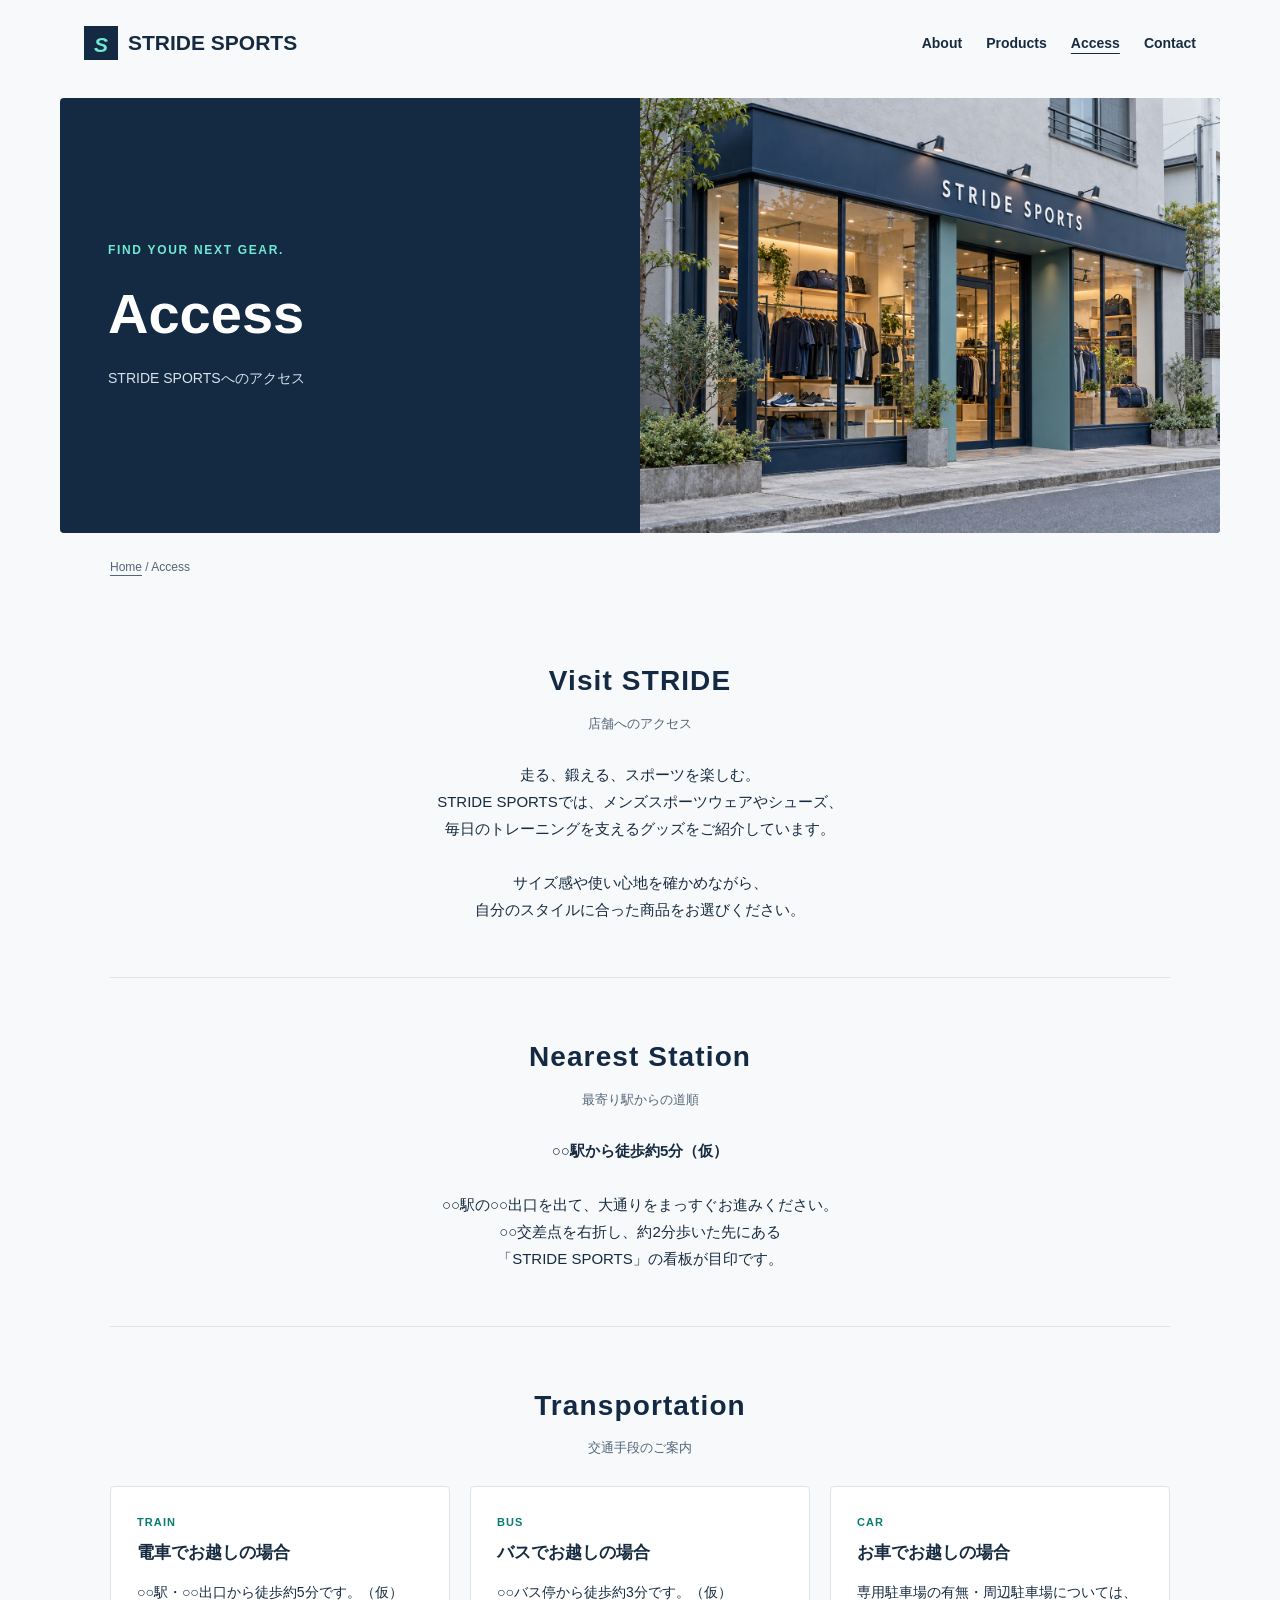
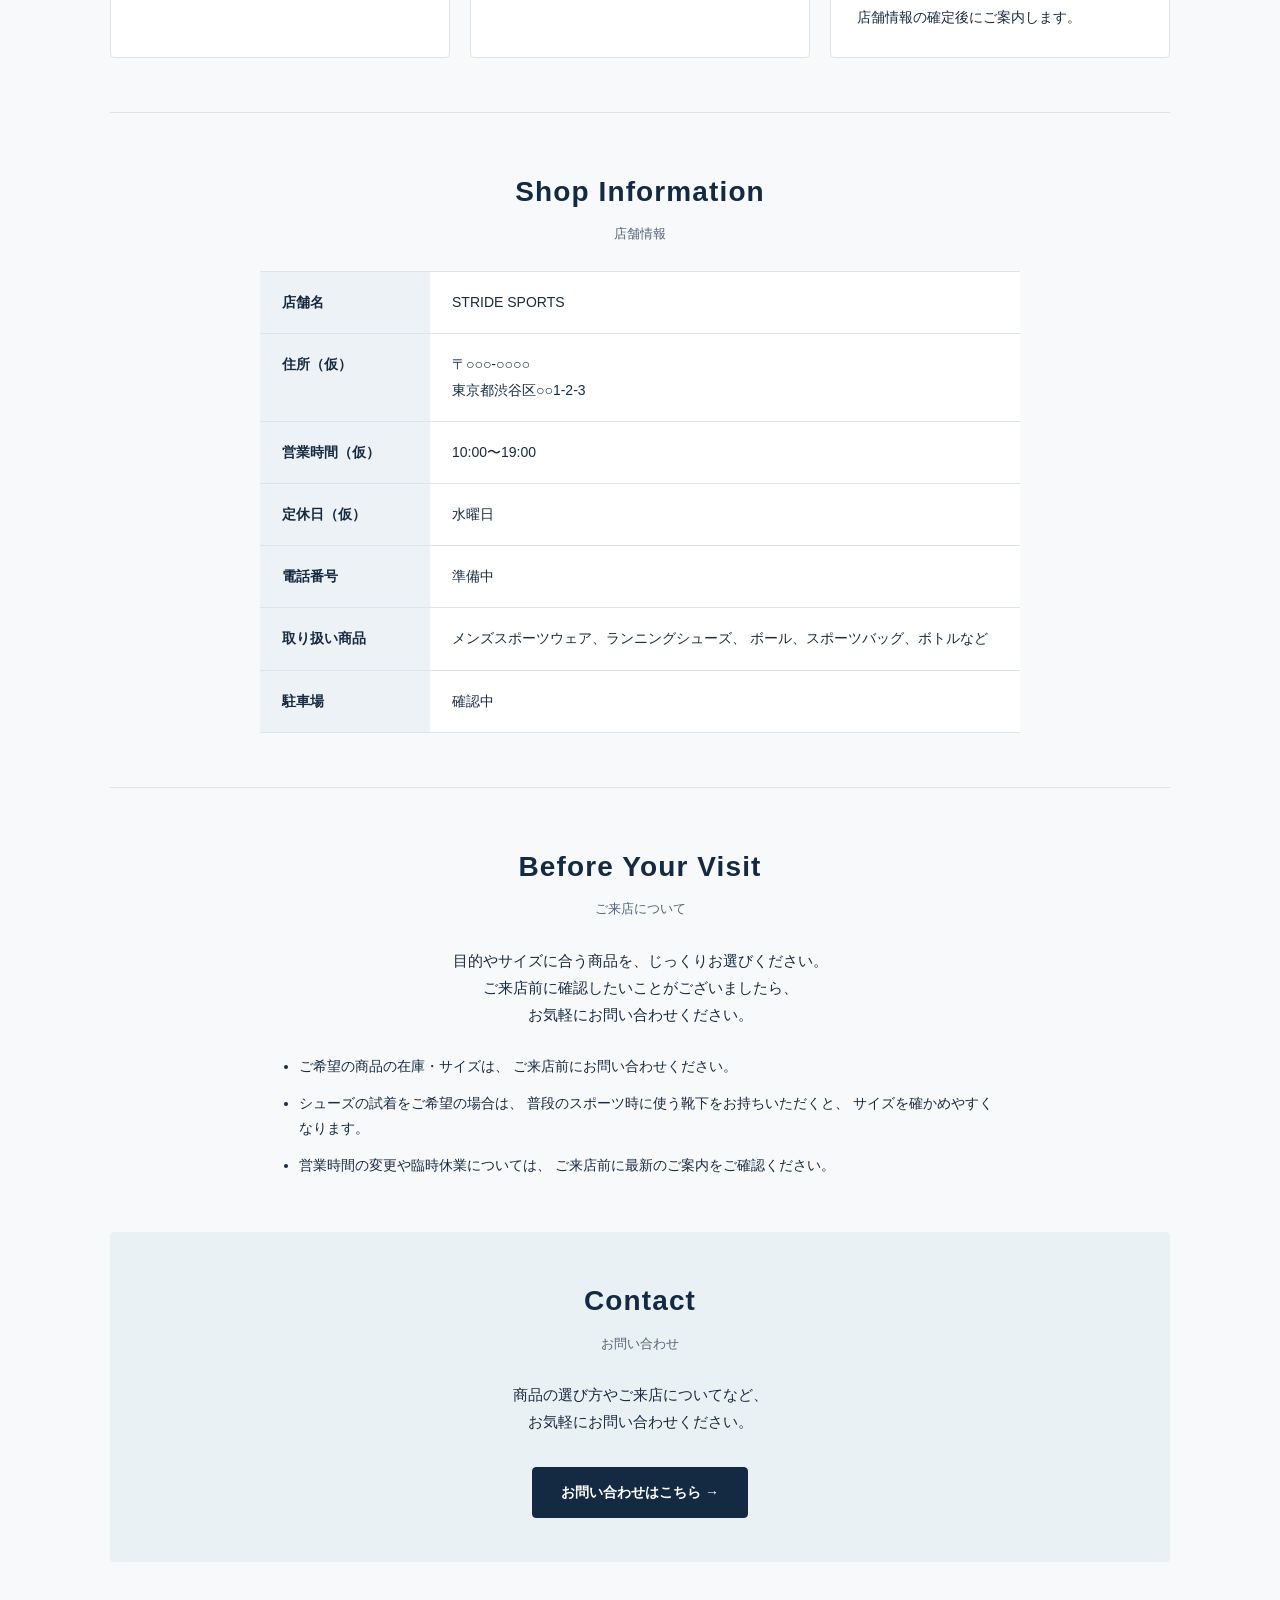
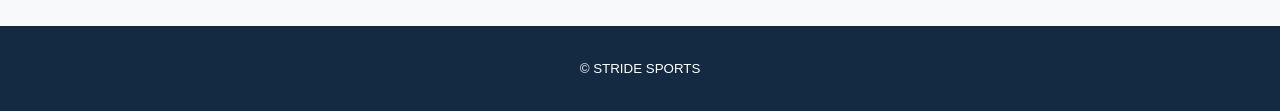
<file: access.html>
<!DOCTYPE html>
<html lang="ja">
<head>
  <meta charset="UTF-8" />
  <meta name="viewport" content="width=device-width, initial-scale=1" />

  <title>Access | STRIDE SPORTS</title>

  <meta
    name="description"
    content="STRIDE SPORTSへのアクセス、営業時間、店舗情報をご紹介します。"
  />

  <link href="./css/global.css" rel="stylesheet" />
  <style>
    /* =========================
       全体共通
    ========================= */
    :root {
      --navy: #142a43;
      --green: #087c70;
      --orange: #ff713d;
      --background: #f7f9fb;
      --text: #172b40;
      --muted: #536579;
      --border: #dce4ec;
    }

    * {
      box-sizing: border-box;
    }

    body {
      margin: 0;
      background: var(--background);
      color: var(--text);
      font-family:
        -apple-system,
        BlinkMacSystemFont,
        "Hiragino Kaku Gothic ProN",
        "Yu Gothic",
        sans-serif;
      line-height: 1.8;
    }

    a {
      color: inherit;
    }

    a:focus-visible {
      outline: 3px solid var(--orange);
      outline-offset: 5px;
    }

    img {
      display: block;
      max-width: 100%;
    }

    /* =========================
       ヘッダー
    ========================= */
    .header {
      max-width: 1160px;
      margin: 0 auto;
      padding: 24px;
      display: flex;
      align-items: center;
      justify-content: space-between;
      gap: 24px;
    }

    .header-logo {
      display: inline-flex;
      align-items: center;
      gap: 10px;
      text-decoration: none;
      font-size: 21px;
      font-weight: 800;
      white-space: nowrap;
    }

    .logo-mark {
      display: inline-grid;
      place-items: center;
      width: 34px;
      height: 34px;
      background: var(--navy);
      color: #70e8d3;
      font-style: italic;
    }

    .site-menu ul {
      display: flex;
      flex-wrap: wrap;
      gap: 24px;
      margin: 0;
      padding: 0;
      list-style: none;
    }

    .site-menu a {
      text-decoration: none;
      font-size: 14px;
      font-weight: 700;
    }

    .site-menu a:hover,
    .site-menu a[aria-current="page"] {
      text-decoration: underline;
      text-underline-offset: 5px;
    }

    /* =========================
       ページトップ
    ========================= */
    .access-hero {
      width: min(1160px, calc(100% - 48px));
      margin: 12px auto 0;
      display: grid;
      grid-template-columns: 1fr 1fr;
      align-items: stretch;
      overflow: hidden;
      border-radius: 4px;
      background: var(--navy);
      color: #fff;
    }

    .page-title {
      align-self: center;
      padding: 48px;
    }

    .eyebrow {
      margin: 0 0 14px;
      color: #70e8d3;
      font-size: 12px;
      font-weight: 800;
      letter-spacing: 0.14em;
    }

    .page-title h1 {
      margin: 0 0 12px;
      font-size: clamp(36px, 5vw, 56px);
      line-height: 1.4;
    }

    .page-title .subtitle {
      margin: 0;
      color: #d7e3ed;
      font-size: 14px;
    }

    .hero-photo {
      min-width: 0;
      min-height: 340px;
      background: #203c58;
    }

    .hero-photo img {
      width: 100%;
      height: 100%;
      min-height: 340px;
      object-fit: cover;
      object-position: center;
      color: #fff;
    }

    .breadcrumb {
      width: min(1060px, calc(100% - 48px));
      margin: 24px auto;
      color: var(--muted);
      font-size: 12px;
    }

    .breadcrumb a {
      text-underline-offset: 4px;
    }

    .sample-notice {
      width: min(1060px, calc(100% - 48px));
      margin: 0 auto;
      padding: 14px 20px;
      border-left: 3px solid var(--green);
      background: #e9f1f5;
      font-size: 13px;
    }

    /* =========================
       セクション共通
    ========================= */
    .section {
      width: min(1060px, calc(100% - 48px));
      margin: 0 auto;
      padding: 54px 0;
    }

    .section + .section {
      border-top: 1px solid var(--border);
    }

    .section-title {
      margin-bottom: 26px;
      text-align: center;
    }

    .section-title h2 {
      margin: 0;
      color: var(--navy);
      font-size: 28px;
      letter-spacing: 0.04em;
    }

    .section-title p {
      margin: 5px 0 0;
      color: var(--muted);
      font-size: 13px;
    }

    .section-description {
      max-width: 760px;
      margin: 0 auto;
      text-align: center;
      font-size: 15px;
    }

    /* =========================
       交通アクセス
    ========================= */
    .transport-grid {
      display: grid;
      grid-template-columns: repeat(3, minmax(0, 1fr));
      gap: 20px;
    }

    .transport-card {
      padding: 26px;
      border: 1px solid var(--border);
      border-radius: 4px;
      background: #fff;
    }

    .transport-label {
      margin: 0 0 5px;
      color: var(--green);
      font-size: 11px;
      font-weight: 800;
      letter-spacing: 0.1em;
    }

    .transport-card h3 {
      margin: 0 0 12px;
      font-size: 17px;
    }

    .transport-card p:last-child {
      margin: 0;
      font-size: 14px;
    }

    /* =========================
       店舗情報
    ========================= */
    .shop-info {
      max-width: 760px;
      margin: 0 auto;
      border-top: 1px solid var(--border);
      background: #fff;
    }

    .shop-info > div {
      display: grid;
      grid-template-columns: 170px 1fr;
      border-bottom: 1px solid var(--border);
    }

    .shop-info dt,
    .shop-info dd {
      margin: 0;
      padding: 18px 22px;
      font-size: 14px;
    }

    .shop-info dt {
      background: #edf2f6;
      font-weight: 700;
    }

    /* =========================
       ご来店について
    ========================= */
    .visit-list {
      max-width: 730px;
      margin: 26px auto 0;
      padding-left: 24px;
      font-size: 14px;
    }

    .visit-list li + li {
      margin-top: 12px;
    }

    /* =========================
       ボタン
    ========================= */
    .flat-button {
      display: inline-flex;
      align-items: center;
      justify-content: center;
      min-height: 48px;
      padding: 12px 28px;
      border: 1px solid var(--navy);
      border-radius: 4px;
      background: var(--navy);
      color: #fff;
      text-decoration: none;
      font-size: 14px;
      font-weight: 700;
    }

    .flat-button:hover {
      background: #274b70;
    }

    .button-row {
      margin-top: 32px;
      text-align: center;
    }

    /* =========================
       お問い合わせ
    ========================= */
    .contact-section {
      width: min(1060px, calc(100% - 48px));
      margin: 0 auto 64px;
      padding: 44px 24px;
      border-radius: 4px;
      background: #e9f1f5;
    }

    /* =========================
       フッター
    ========================= */
    .footer {
      padding: 28px 24px;
      background: var(--navy);
      color: #fff;
      text-align: center;
    }

    .footer p {
      margin: 0;
    }

    /* =========================
       スマートフォン
    ========================= */
    @media (max-width: 760px) {
      .header {
        flex-direction: column;
        align-items: flex-start;
        gap: 16px;
      }

      .site-menu ul {
        gap: 18px;
      }

      .access-hero {
        grid-template-columns: 1fr;
      }

      .page-title {
        padding: 36px 26px;
      }

      .hero-photo {
        min-height: 0;
      }

      .hero-photo img {
        height: auto;
        min-height: 0;
        aspect-ratio: 4 / 3;
        object-fit: cover;
      }

      .section {
        padding: 40px 0;
      }

      .section-title h2 {
        font-size: 25px;
      }

      .transport-grid {
        grid-template-columns: 1fr;
      }

      .shop-info > div {
        grid-template-columns: 1fr;
      }

      .shop-info dt {
        padding-bottom: 10px;
      }

      .shop-info dd {
        padding-top: 12px;
      }
    }
  </style>
</head>

<body>
  <!-- =========================
       ヘッダー
  ========================= -->
  <header class="header">
    <a class="header-logo" href="index.html">
      <span class="logo-mark" aria-hidden="true">S</span>
      STRIDE SPORTS
    </a>

    <nav class="site-menu" aria-label="メインメニュー">
      <ul>
        <li>
          <a href="about.html">About</a>
        </li>

        <li>
          <a href="menu.html">Products</a>
        </li>

        <li>
          <a href="access.html" aria-current="page">Access</a>
        </li>

        <li>
          <a href="contact.html">Contact</a>
        </li>
      </ul>
    </nav>
  </header>

  <main>
    <!-- =========================
         ページトップ
         店舗画像：images/7.png
    ========================= -->
    <section class="access-hero" aria-labelledby="page-title">
      <div class="page-title">
        <p class="eyebrow">FIND YOUR NEXT GEAR.</p>

        <h1 id="page-title">Access</h1>

        <p class="subtitle">
          STRIDE SPORTSへのアクセス
        </p>
      </div>

      <div class="hero-photo">
        <img
          src="./images/7.png"
          alt="STRIDE SPORTSの店舗外観"
          width="800"
          height="600"
          fetchpriority="high"
        />
      </div>
    </section>

    <!-- パンくずリスト -->
    <nav class="breadcrumb" aria-label="パンくずリスト">
      <a href="index.html">Home</a>
      /
      <span aria-current="page">Access</span>
    </nav>


    <!-- =========================
         店舗紹介
    ========================= -->
    <section class="section" aria-labelledby="visit-title">
      <div class="section-title">
        <h2 id="visit-title">Visit STRIDE</h2>
        <p>店舗へのアクセス</p>
      </div>

      <p class="section-description">
        走る、鍛える、スポーツを楽しむ。<br />
        STRIDE SPORTSでは、メンズスポーツウェアやシューズ、<br />
        毎日のトレーニングを支えるグッズをご紹介しています。<br /><br />
        サイズ感や使い心地を確かめながら、<br />
        自分のスタイルに合った商品をお選びください。
      </p>
    </section>

    <!-- =========================
         最寄り駅
    ========================= -->
    <section class="section" aria-labelledby="station-title">
      <div class="section-title">
        <h2 id="station-title">Nearest Station</h2>
        <p>最寄り駅からの道順</p>
      </div>

      <p class="section-description">
        <strong>○○駅から徒歩約5分（仮）</strong><br /><br />

        ○○駅の○○出口を出て、大通りをまっすぐお進みください。<br />
        ○○交差点を右折し、約2分歩いた先にある<br />
        「STRIDE SPORTS」の看板が目印です。
      </p>
    </section>

    <!-- =========================
         交通アクセス
    ========================= -->
    <section class="section" aria-labelledby="transport-title">
      <div class="section-title">
        <h2 id="transport-title">Transportation</h2>
        <p>交通手段のご案内</p>
      </div>

      <div class="transport-grid">
        <article class="transport-card">
          <p class="transport-label">TRAIN</p>
          <h3>電車でお越しの場合</h3>

          <p>
            ○○駅・○○出口から徒歩約5分です。（仮）
          </p>
        </article>

        <article class="transport-card">
          <p class="transport-label">BUS</p>
          <h3>バスでお越しの場合</h3>

          <p>
            ○○バス停から徒歩約3分です。（仮）
          </p>
        </article>

        <article class="transport-card">
          <p class="transport-label">CAR</p>
          <h3>お車でお越しの場合</h3>

          <p>
            専用駐車場の有無・周辺駐車場については、
            店舗情報の確定後にご案内します。
          </p>
        </article>
      </div>
    </section>

    <!-- =========================
         店舗情報
    ========================= -->
    <section class="section" aria-labelledby="shop-title">
      <div class="section-title">
        <h2 id="shop-title">Shop Information</h2>
        <p>店舗情報</p>
      </div>

      <dl class="shop-info">
        <div>
          <dt>店舗名</dt>
          <dd>STRIDE SPORTS</dd>
        </div>

        <div>
          <dt>住所（仮）</dt>
          <dd>
            〒○○○-○○○○<br />
            東京都渋谷区○○1-2-3
          </dd>
        </div>

        <div>
          <dt>営業時間（仮）</dt>
          <dd>10:00〜19:00</dd>
        </div>

        <div>
          <dt>定休日（仮）</dt>
          <dd>水曜日</dd>
        </div>

        <div>
          <dt>電話番号</dt>
          <dd>準備中</dd>
        </div>

        <div>
          <dt>取り扱い商品</dt>
          <dd>
            メンズスポーツウェア、ランニングシューズ、
            ボール、スポーツバッグ、ボトルなど
          </dd>
        </div>

        <div>
          <dt>駐車場</dt>
          <dd>確認中</dd>
        </div>
      </dl>
    </section>

    <!-- =========================
         ご来店について
    ========================= -->
    <section class="section" aria-labelledby="before-title">
      <div class="section-title">
        <h2 id="before-title">Before Your Visit</h2>
        <p>ご来店について</p>
      </div>

      <p class="section-description">
        目的やサイズに合う商品を、じっくりお選びください。<br />
        ご来店前に確認したいことがございましたら、<br />
        お気軽にお問い合わせください。
      </p>

      <ul class="visit-list">
        <li>
          ご希望の商品の在庫・サイズは、
          ご来店前にお問い合わせください。
        </li>

        <li>
          シューズの試着をご希望の場合は、
          普段のスポーツ時に使う靴下をお持ちいただくと、
          サイズを確かめやすくなります。
        </li>

        <li>
          営業時間の変更や臨時休業については、
          ご来店前に最新のご案内をご確認ください。
        </li>
      </ul>
    </section>

    <!-- =========================
         お問い合わせ
    ========================= -->
    <section
      class="contact-section"
      aria-labelledby="contact-title"
    >
      <div class="section-title">
        <h2 id="contact-title">Contact</h2>
        <p>お問い合わせ</p>
      </div>

      <p class="section-description">
        商品の選び方やご来店についてなど、<br />
        お気軽にお問い合わせください。
      </p>

      <div class="button-row">
        <a href="contact.html" class="flat-button">
          お問い合わせはこちら →
        </a>
      </div>
    </section>
  </main>

  <!-- =========================
       フッター
  ========================= -->
  <footer class="footer">
    <p>
      <small>&copy; STRIDE SPORTS</small>
    </p>
  </footer>
</body>
</html>
</file>
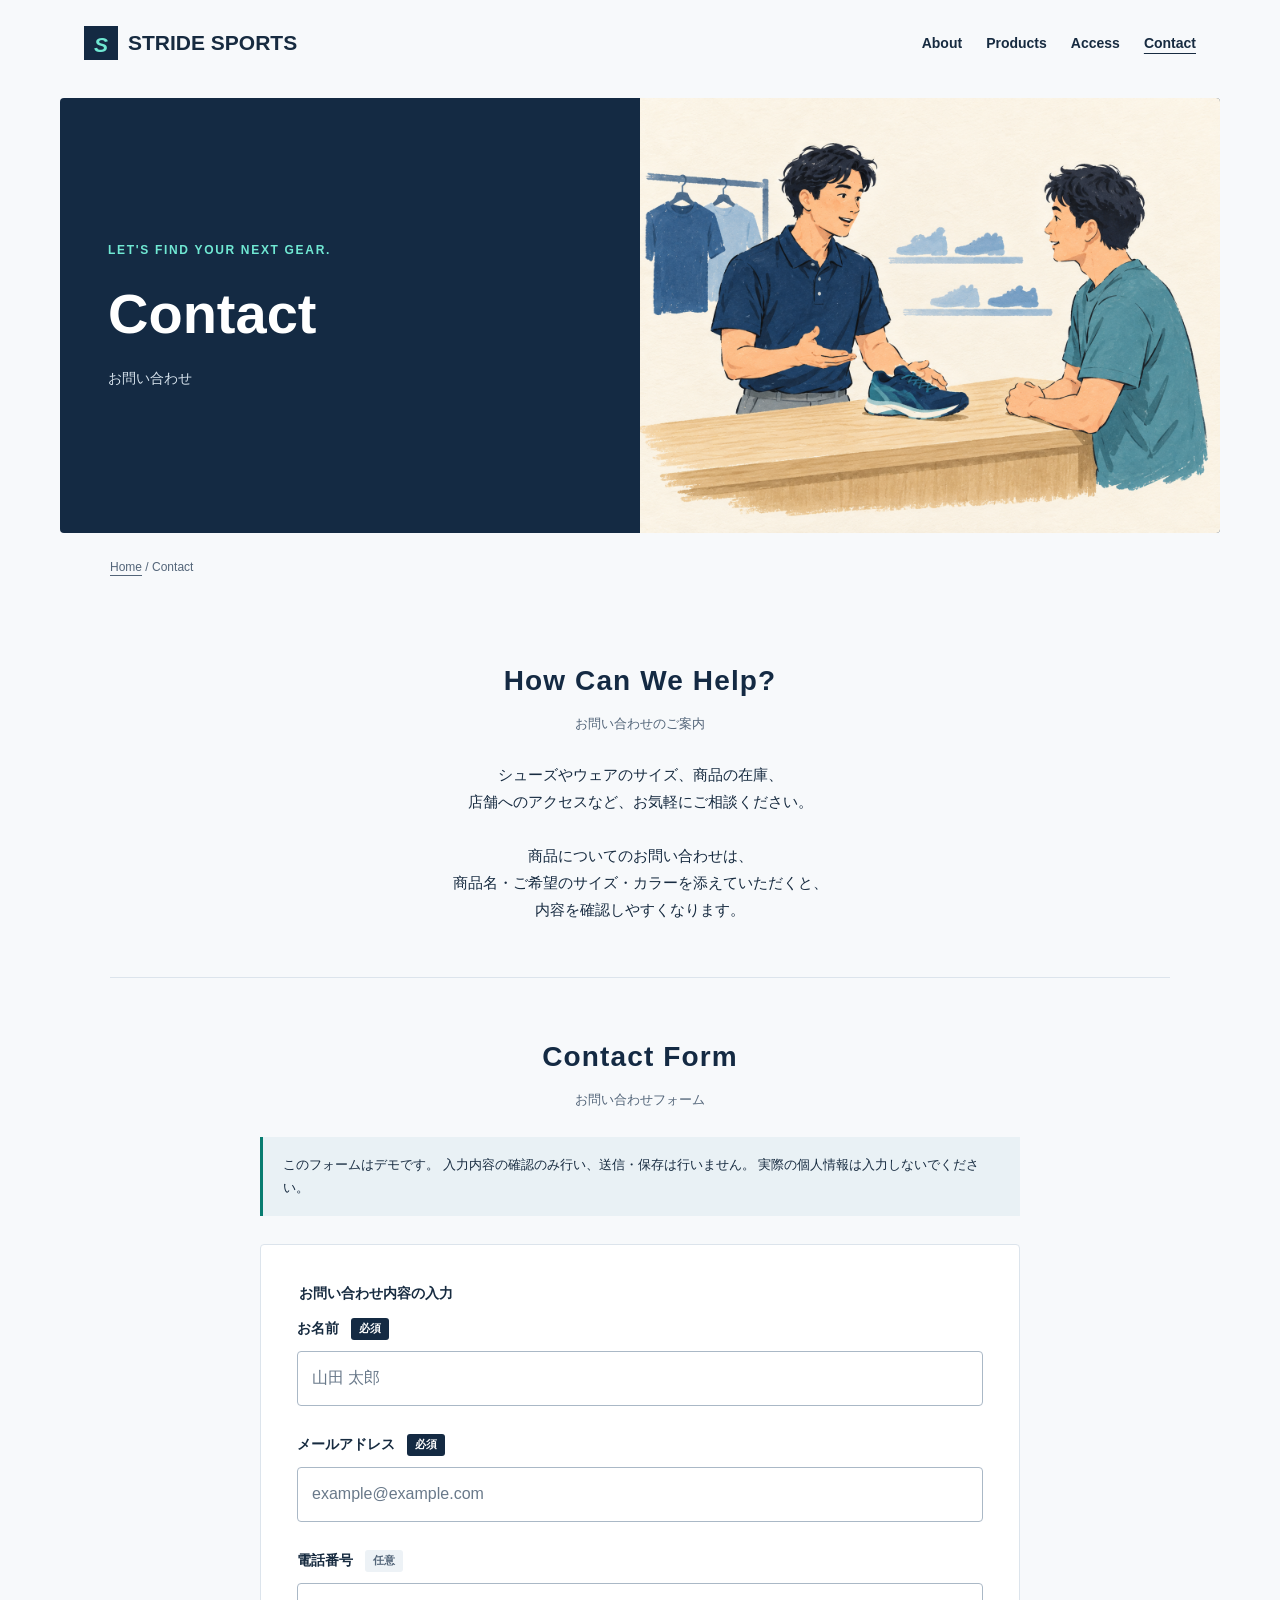
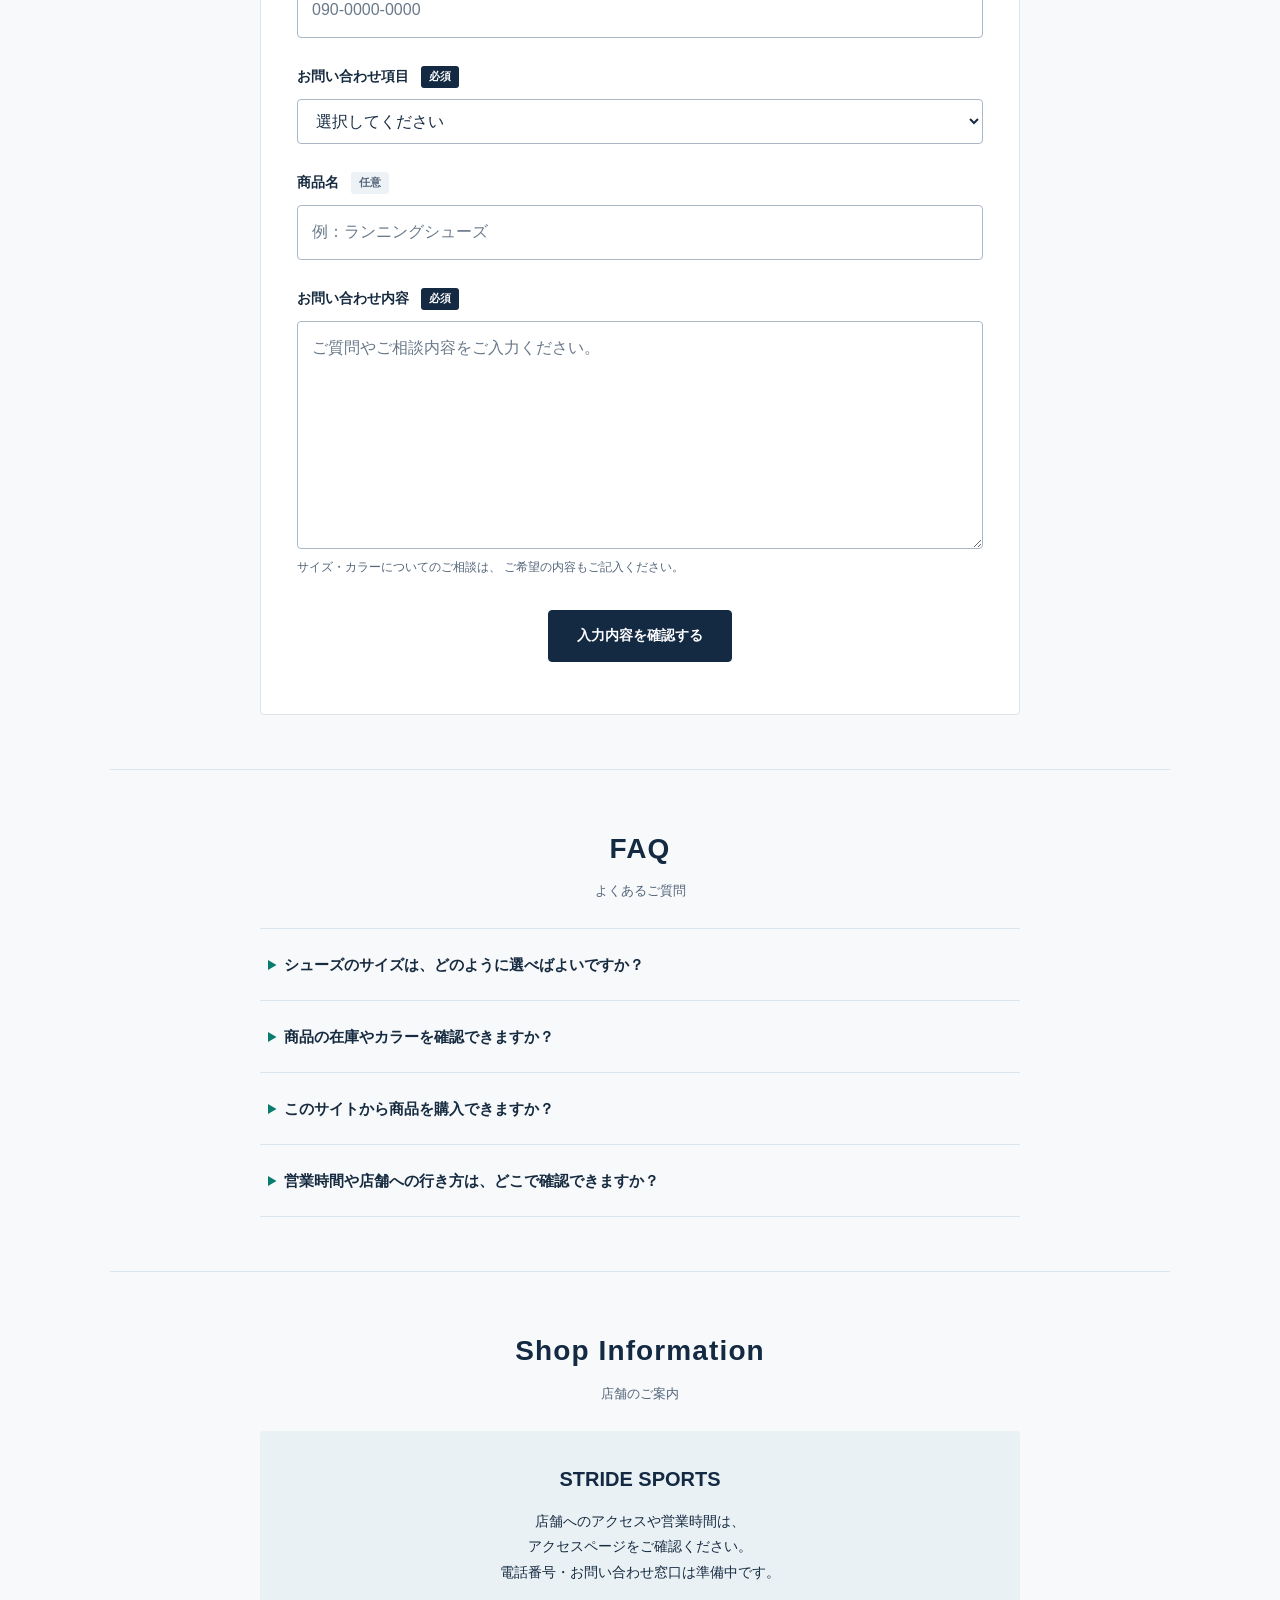
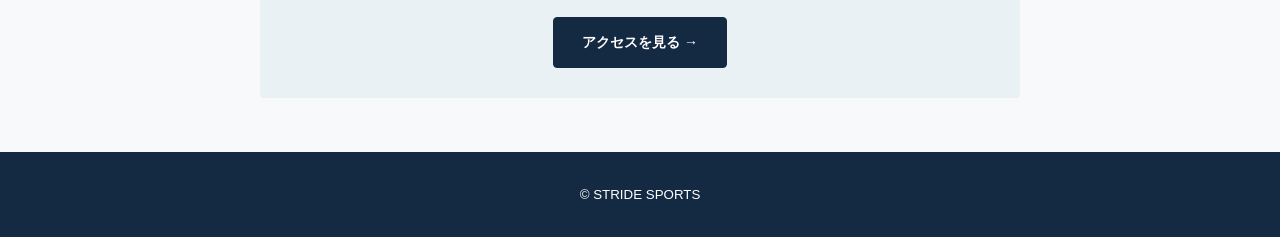
<file: contact.html>
<!DOCTYPE html>
<html lang="ja">
<head>
  <meta charset="UTF-8" />

  <meta
    name="viewport"
    content="width=device-width, initial-scale=1"
  />

  <title>Contact | STRIDE SPORTS</title>

  <meta
    name="description"
    content="STRIDE SPORTSへのお問い合わせ。商品のサイズや在庫、店舗へのアクセスなど、お気軽にご相談ください。"
  />

  <link href="./css/global.css" rel="stylesheet" />

  <style>
    /* =========================
       全体共通
    ========================= */
    :root {
      --navy: #142a43;
      --green: #087c70;
      --orange: #ff713d;
      --background: #f7f9fb;
      --text: #172b40;
      --muted: #536579;
      --border: #dce4ec;
    }

    * {
      box-sizing: border-box;
    }

    body {
      margin: 0;
      background: var(--background);
      color: var(--text);
      font-family:
        -apple-system,
        BlinkMacSystemFont,
        "Hiragino Kaku Gothic ProN",
        "Yu Gothic",
        sans-serif;
      line-height: 1.8;
    }

    a {
      color: inherit;
    }

    img {
      display: block;
      max-width: 100%;
    }

    a:focus-visible,
    button:focus-visible,
    input:focus-visible,
    select:focus-visible,
    textarea:focus-visible,
    summary:focus-visible {
      outline: 3px solid var(--orange);
      outline-offset: 4px;
    }

    /* =========================
       ヘッダー
    ========================= */
    .header {
      max-width: 1160px;
      margin: 0 auto;
      padding: 24px;
      display: flex;
      align-items: center;
      justify-content: space-between;
      gap: 24px;
    }

    .header-logo {
      display: inline-flex;
      align-items: center;
      gap: 10px;
      text-decoration: none;
      font-size: 21px;
      font-weight: 800;
      white-space: nowrap;
    }

    .logo-mark {
      display: inline-grid;
      place-items: center;
      width: 34px;
      height: 34px;
      background: var(--navy);
      color: #70e8d3;
      font-style: italic;
    }

    .site-menu ul {
      display: flex;
      flex-wrap: wrap;
      gap: 24px;
      margin: 0;
      padding: 0;
      list-style: none;
    }

    .site-menu a {
      text-decoration: none;
      font-size: 14px;
      font-weight: 700;
    }

    .site-menu a:hover,
    .site-menu a[aria-current="page"] {
      text-decoration: underline;
      text-underline-offset: 5px;
    }

    /* =========================
       ページトップ
    ========================= */
    .contact-hero {
      width: min(1160px, calc(100% - 48px));
      margin: 12px auto 0;
      display: grid;
      grid-template-columns: 1fr 1fr;
      align-items: stretch;
      overflow: hidden;
      border-radius: 4px;
      background: var(--navy);
      color: #fff;
    }

    .page-title {
      align-self: center;
      padding: 48px;
    }

    .eyebrow {
      margin: 0 0 14px;
      color: #70e8d3;
      font-size: 12px;
      font-weight: 800;
      letter-spacing: 0.14em;
    }

    .page-title h1 {
      margin: 0 0 12px;
      font-size: clamp(36px, 5vw, 56px);
      line-height: 1.4;
    }

    .page-title .subtitle {
      margin: 0;
      color: #d7e3ed;
      font-size: 14px;
    }

    .hero-photo {
      min-width: 0;
      min-height: 340px;
      background: #203c58;
    }

    .hero-photo img {
      width: 100%;
      height: 100%;
      min-height: 340px;
      object-fit: cover;
      object-position: center;
      color: #fff;
    }

    .breadcrumb {
      width: min(1060px, calc(100% - 48px));
      margin: 24px auto;
      color: var(--muted);
      font-size: 12px;
    }

    .breadcrumb a {
      text-underline-offset: 4px;
    }

    /* =========================
       セクション共通
    ========================= */
    .section {
      width: min(1060px, calc(100% - 48px));
      margin: 0 auto;
      padding: 54px 0;
    }

    .section + .section {
      border-top: 1px solid var(--border);
    }

    .section-title {
      margin-bottom: 26px;
      text-align: center;
    }

    .section-title h2 {
      margin: 0;
      color: var(--navy);
      font-size: 28px;
      letter-spacing: 0.04em;
    }

    .section-title p {
      margin: 5px 0 0;
      color: var(--muted);
      font-size: 13px;
    }

    .section-description {
      max-width: 760px;
      margin: 0 auto;
      text-align: center;
      font-size: 15px;
    }

    /* =========================
       お問い合わせフォーム
    ========================= */
    .demo-notice {
      max-width: 760px;
      margin: 0 auto 28px;
      padding: 16px 20px;
      border-left: 3px solid var(--green);
      background: #e9f1f5;
      font-size: 13px;
    }

    .contact-form {
      max-width: 760px;
      margin: 0 auto;
      padding: 36px;
      border: 1px solid var(--border);
      border-radius: 4px;
      background: #fff;
    }

    .form-group {
      margin-bottom: 26px;
    }

    .form-group > label,
    .field-heading {
      display: block;
      margin: 0 0 10px;
      font-size: 14px;
      font-weight: 700;
    }

    .required,
    .optional {
      display: inline-block;
      margin-left: 8px;
      padding: 1px 8px;
      border-radius: 3px;
      font-size: 11px;
      font-weight: 700;
      vertical-align: middle;
    }

    .required {
      background: var(--navy);
      color: #fff;
    }

    .optional {
      background: #edf2f6;
      color: var(--muted);
    }

    input,
    select,
    textarea {
      font: inherit;
    }

    input[type="text"],
    input[type="email"],
    input[type="tel"],
    select,
    textarea {
      display: block;
      width: 100%;
      padding: 12px 14px;
      border: 1px solid #aab8c6;
      border-radius: 4px;
      background: #fff;
      color: var(--text);
      font-size: 16px;
    }

    textarea {
      min-height: 180px;
      resize: vertical;
    }

    input::placeholder,
    textarea::placeholder {
      color: #69798a;
    }

    .field-help {
      margin: 8px 0 0;
      color: var(--muted);
      font-size: 12px;
    }

    .privacy-box {
      padding: 20px;
      border-radius: 4px;
      background: #f1f5f8;
    }

    .privacy-box p {
      margin: 0;
      font-size: 13px;
    }

    .privacy-label {
      display: flex;
      align-items: flex-start;
      gap: 10px;
      margin-top: 16px;
      font-size: 14px;
      cursor: pointer;
    }

    .privacy-label input {
      width: 18px;
      height: 18px;
      margin: 5px 0 0;
      flex-shrink: 0;
      accent-color: var(--green);
    }

    .button-row {
      margin-top: 32px;
      text-align: center;
    }

    .flat-button {
      display: inline-flex;
      align-items: center;
      justify-content: center;
      min-height: 48px;
      padding: 12px 28px;
      border: 1px solid var(--navy);
      border-radius: 4px;
      background: var(--navy);
      color: #fff;
      font: inherit;
      font-size: 14px;
      font-weight: 700;
      text-decoration: none;
      cursor: pointer;
    }

    .flat-button:hover {
      background: #274b70;
    }

    .form-status:not(:empty) {
      margin-top: 24px;
      padding: 16px;
      border: 1px solid var(--green);
      border-radius: 4px;
      background: #edf8f5;
      font-size: 14px;
    }

    /* =========================
       よくあるご質問
    ========================= */
    .faq-list {
      max-width: 760px;
      margin: 0 auto;
    }

    .faq-item {
      border-bottom: 1px solid var(--border);
    }

    .faq-item:first-child {
      border-top: 1px solid var(--border);
    }

    .faq-item summary {
      padding: 22px 8px;
      font-size: 15px;
      font-weight: 700;
      cursor: pointer;
    }

    .faq-item summary::marker {
      color: var(--green);
    }

    .faq-answer {
      padding: 0 8px 22px;
      color: var(--muted);
      font-size: 14px;
    }

    .faq-answer p {
      margin: 0;
    }

    /* =========================
       店舗案内
    ========================= */
    .shop-guide {
      max-width: 760px;
      margin: 0 auto;
      padding: 30px;
      border-radius: 4px;
      background: #e9f1f5;
      text-align: center;
    }

    .shop-guide h3 {
      margin: 0 0 12px;
      color: var(--navy);
      font-size: 20px;
    }

    .shop-guide p {
      margin: 0;
      font-size: 14px;
    }

    /* =========================
       フッター
    ========================= */
    .footer {
      padding: 28px 24px;
      background: var(--navy);
      color: #fff;
      text-align: center;
    }

    .footer p {
      margin: 0;
    }

    /* =========================
       スマートフォン
    ========================= */
    @media (max-width: 760px) {
      .header {
        flex-direction: column;
        align-items: flex-start;
        gap: 16px;
      }

      .site-menu ul {
        gap: 18px;
      }

      .contact-hero {
        grid-template-columns: 1fr;
      }

      .page-title {
        padding: 36px 26px;
      }

      .hero-photo {
        min-height: 0;
      }

      .hero-photo img {
        height: auto;
        min-height: 0;
        aspect-ratio: 4 / 3;
        object-fit: cover;
      }

      .section {
        padding: 40px 0;
      }

      .section-title h2 {
        font-size: 25px;
      }

      .contact-form {
        padding: 24px 20px;
      }

      .shop-guide {
        padding: 26px 20px;
      }
    }
  </style>
</head>

<body>
  <!-- =========================
       ヘッダー
  ========================= -->
  <header class="header">
    <a class="header-logo" href="index.html">
      <span class="logo-mark" aria-hidden="true">S</span>
      STRIDE SPORTS
    </a>

    <nav class="site-menu" aria-label="メインメニュー">
      <ul>
        <li>
          <a href="about.html">About</a>
        </li>

        <li>
          <a href="menu.html">Products</a>
        </li>

        <li>
          <a href="access.html">Access</a>
        </li>

        <li>
          <a href="contact.html" aria-current="page">
            Contact
          </a>
        </li>
      </ul>
    </nav>
  </header>

  <main>
    <!-- =========================
         ページトップ
         メイン画像：images/13.png
    ========================= -->
    <section
      class="contact-hero"
      aria-labelledby="page-title"
    >
      <div class="page-title">
        <p class="eyebrow">LET'S FIND YOUR NEXT GEAR.</p>

        <h1 id="page-title">Contact</h1>

        <p class="subtitle">
          お問い合わせ
        </p>
      </div>

      <div class="hero-photo">
        <img
          src="./images/13.png"
          alt="スポーツショップで商品の相談に応じるスタッフ"
          width="800"
          height="600"
          fetchpriority="high"
        />
      </div>
    </section>

    <!-- パンくずリスト -->
    <nav class="breadcrumb" aria-label="パンくずリスト">
      <a href="index.html">Home</a>
      /
      <span aria-current="page">Contact</span>
    </nav>

    <!-- =========================
         お問い合わせのご案内
    ========================= -->
    <section
      class="section"
      aria-labelledby="contact-title"
    >
      <div class="section-title">
        <h2 id="contact-title">How Can We Help?</h2>
        <p>お問い合わせのご案内</p>
      </div>

      <p class="section-description">
        シューズやウェアのサイズ、商品の在庫、<br />
        店舗へのアクセスなど、お気軽にご相談ください。<br /><br />
        商品についてのお問い合わせは、<br />
        商品名・ご希望のサイズ・カラーを添えていただくと、<br />
        内容を確認しやすくなります。
      </p>
    </section>

    <!-- =========================
         お問い合わせフォーム
    ========================= -->
    <section
      class="section"
      aria-labelledby="form-title"
    >
      <div class="section-title">
        <h2 id="form-title">Contact Form</h2>
        <p>お問い合わせフォーム</p>
      </div>

      <p class="demo-notice" id="demo-notice">
        このフォームはデモです。
        入力内容の確認のみ行い、送信・保存は行いません。
        実際の個人情報は入力しないでください。
      </p>

      <noscript>
        <p class="demo-notice">
          入力内容の確認にはJavaScriptが必要です。
          このフォームからお問い合わせを送信することはできません。
        </p>
      </noscript>

      <!--
        送信先を設定していないため、初期状態では入力を無効にしています。
        下のJavaScriptが動作した場合のみ、デモ入力を有効にします。
      -->
      <form
        class="contact-form"
        id="contact-form"
        aria-describedby="demo-notice"
      >
        <fieldset
          id="contact-fields"
          disabled
          style="border: 0; margin: 0; padding: 0; min-width: 0;"
        >
          <legend class="field-heading">
            お問い合わせ内容の入力
          </legend>

          <!-- お名前 -->
          <div class="form-group">
            <label for="name">
              お名前
              <span class="required">必須</span>
            </label>

            <input
              type="text"
              id="name"
              name="name"
              placeholder="山田 太郎"
              autocomplete="name"
              maxlength="100"
              required
            />
          </div>

          <!-- メールアドレス -->
          <div class="form-group">
            <label for="email">
              メールアドレス
              <span class="required">必須</span>
            </label>

            <input
              type="email"
              id="email"
              name="email"
              placeholder="example@example.com"
              autocomplete="email"
              maxlength="254"
              required
            />
          </div>

          <!-- 電話番号 -->
          <div class="form-group">
            <label for="phone">
              電話番号
              <span class="optional">任意</span>
            </label>

            <input
              type="tel"
              id="phone"
              name="phone"
              placeholder="090-0000-0000"
              autocomplete="tel"
              maxlength="30"
            />
          </div>

          <!-- お問い合わせ項目 -->
          <div class="form-group">
            <label for="category">
              お問い合わせ項目
              <span class="required">必須</span>
            </label>

            <select
              id="category"
              name="category"
              required
            >
              <option value="">
                選択してください
              </option>

              <option value="product">
                商品について
              </option>

              <option value="size">
                サイズ・カラーについて
              </option>

              <option value="stock">
                在庫について
              </option>

              <option value="shop">
                店舗・アクセスについて
              </option>

              <option value="other">
                その他
              </option>
            </select>
          </div>

          <!-- 商品名 -->
          <div class="form-group">
            <label for="product">
              商品名
              <span class="optional">任意</span>
            </label>

            <input
              type="text"
              id="product"
              name="product"
              placeholder="例：ランニングシューズ"
              maxlength="200"
            />
          </div>

          <!-- お問い合わせ内容 -->
          <div class="form-group">
            <label for="message">
              お問い合わせ内容
              <span class="required">必須</span>
            </label>

            <textarea
              id="message"
              name="message"
              rows="7"
              placeholder="ご質問やご相談内容をご入力ください。"
              aria-describedby="message-help"
              maxlength="5000"
              required
            ></textarea>

            <p class="field-help" id="message-help">
              サイズ・カラーについてのご相談は、
              ご希望の内容もご記入ください。
            </p>
          </div>
  
                </span>
              </label>
            </div>
          </div>

          <!-- 入力確認ボタン -->
          <div class="button-row">
            <button
              type="submit"
              class="flat-button"
            >
              入力内容を確認する
            </button>
          </div>
        </fieldset>

        <p
          class="form-status"
          id="form-status"
          role="status"
          aria-live="polite"
        ></p>
      </form>
    </section>

    <!-- =========================
         よくあるご質問
    ========================= -->
    <section
      class="section"
      aria-labelledby="faq-title"
    >
      <div class="section-title">
        <h2 id="faq-title">FAQ</h2>
        <p>よくあるご質問</p>
      </div>

      <div class="faq-list">
        <details class="faq-item">
          <summary>
            シューズのサイズは、どのように選べばよいですか？
          </summary>

          <div class="faq-answer">
            <p>
              同じサイズ表記でも、商品によって履き心地が異なります。
              試着する際は、普段のスポーツ時に使う靴下を着用し、
              つま先や足幅、かかとの収まりを確かめてください。
            </p>
          </div>
        </details>

        <details class="faq-item">
          <summary>
            商品の在庫やカラーを確認できますか？
          </summary>

          <div class="faq-answer">
            <p>
              商品名と、ご希望のサイズ・カラーをお伝えください。
              実際の確認方法は、お問い合わせ窓口の公開後に
              ご案内します。
            </p>
          </div>
        </details>

        <details class="faq-item">
          <summary>
            このサイトから商品を購入できますか？
          </summary>

          <div class="faq-answer">
            <p>
              現在は商品紹介用のサイトです。
              オンライン注文・決済の機能はありません。
            </p>
          </div>
        </details>

        <details class="faq-item">
          <summary>
            営業時間や店舗への行き方は、どこで確認できますか？
          </summary>

          <div class="faq-answer">
            <p>
              <a href="access.html">アクセスページ</a>
              でご案内しています。
              現在掲載している住所・営業時間は仮情報です。
            </p>
          </div>
        </details>
      </div>
    </section>

    <!-- =========================
         店舗案内
    ========================= -->
    <section
      class="section"
      aria-labelledby="information-title"
    >
      <div class="section-title">
        <h2 id="information-title">Shop Information</h2>
        <p>店舗のご案内</p>
      </div>

      <div class="shop-guide">
        <h3>STRIDE SPORTS</h3>

        <p>
          店舗へのアクセスや営業時間は、<br />
          アクセスページをご確認ください。<br />
          電話番号・お問い合わせ窓口は準備中です。
        </p>

        <div class="button-row">
          <a href="access.html" class="flat-button">
            アクセスを見る →
          </a>
        </div>
      </div>
    </section>
  </main>

  <!-- =========================
       フッター
  ========================= -->
  <footer class="footer">
    <p>
      <small>&copy; STRIDE SPORTS</small>
    </p>
  </footer>

  <script>
    // デモ用：外部への送信や保存は行いません。
    const contactForm = document.getElementById("contact-form");
    const contactFields = document.getElementById("contact-fields");
    const formStatus = document.getElementById("form-status");

    contactForm.addEventListener("submit", function (event) {
      event.preventDefault();

      const name = document.getElementById("name");
      const message = document.getElementById("message");

      name.setCustomValidity(
        name.value.trim() ? "" : "お名前を入力してください。"
      );

      message.setCustomValidity(
        message.value.trim() ? "" : "お問い合わせ内容を入力してください。"
      );

      if (!contactForm.reportValidity()) {
        formStatus.textContent = "";
        return;
      }

      formStatus.textContent =
        "入力項目を確認しました。このページはデモのため、" +
        "お問い合わせは送信・保存されていません。";
    });

    contactForm.addEventListener("input", function (event) {
      if (typeof event.target.setCustomValidity === "function") {
        event.target.setCustomValidity("");
      }

      formStatus.textContent = "";
    });

    contactFields.disabled = false;
  </script>
</body>
</html>
</file>
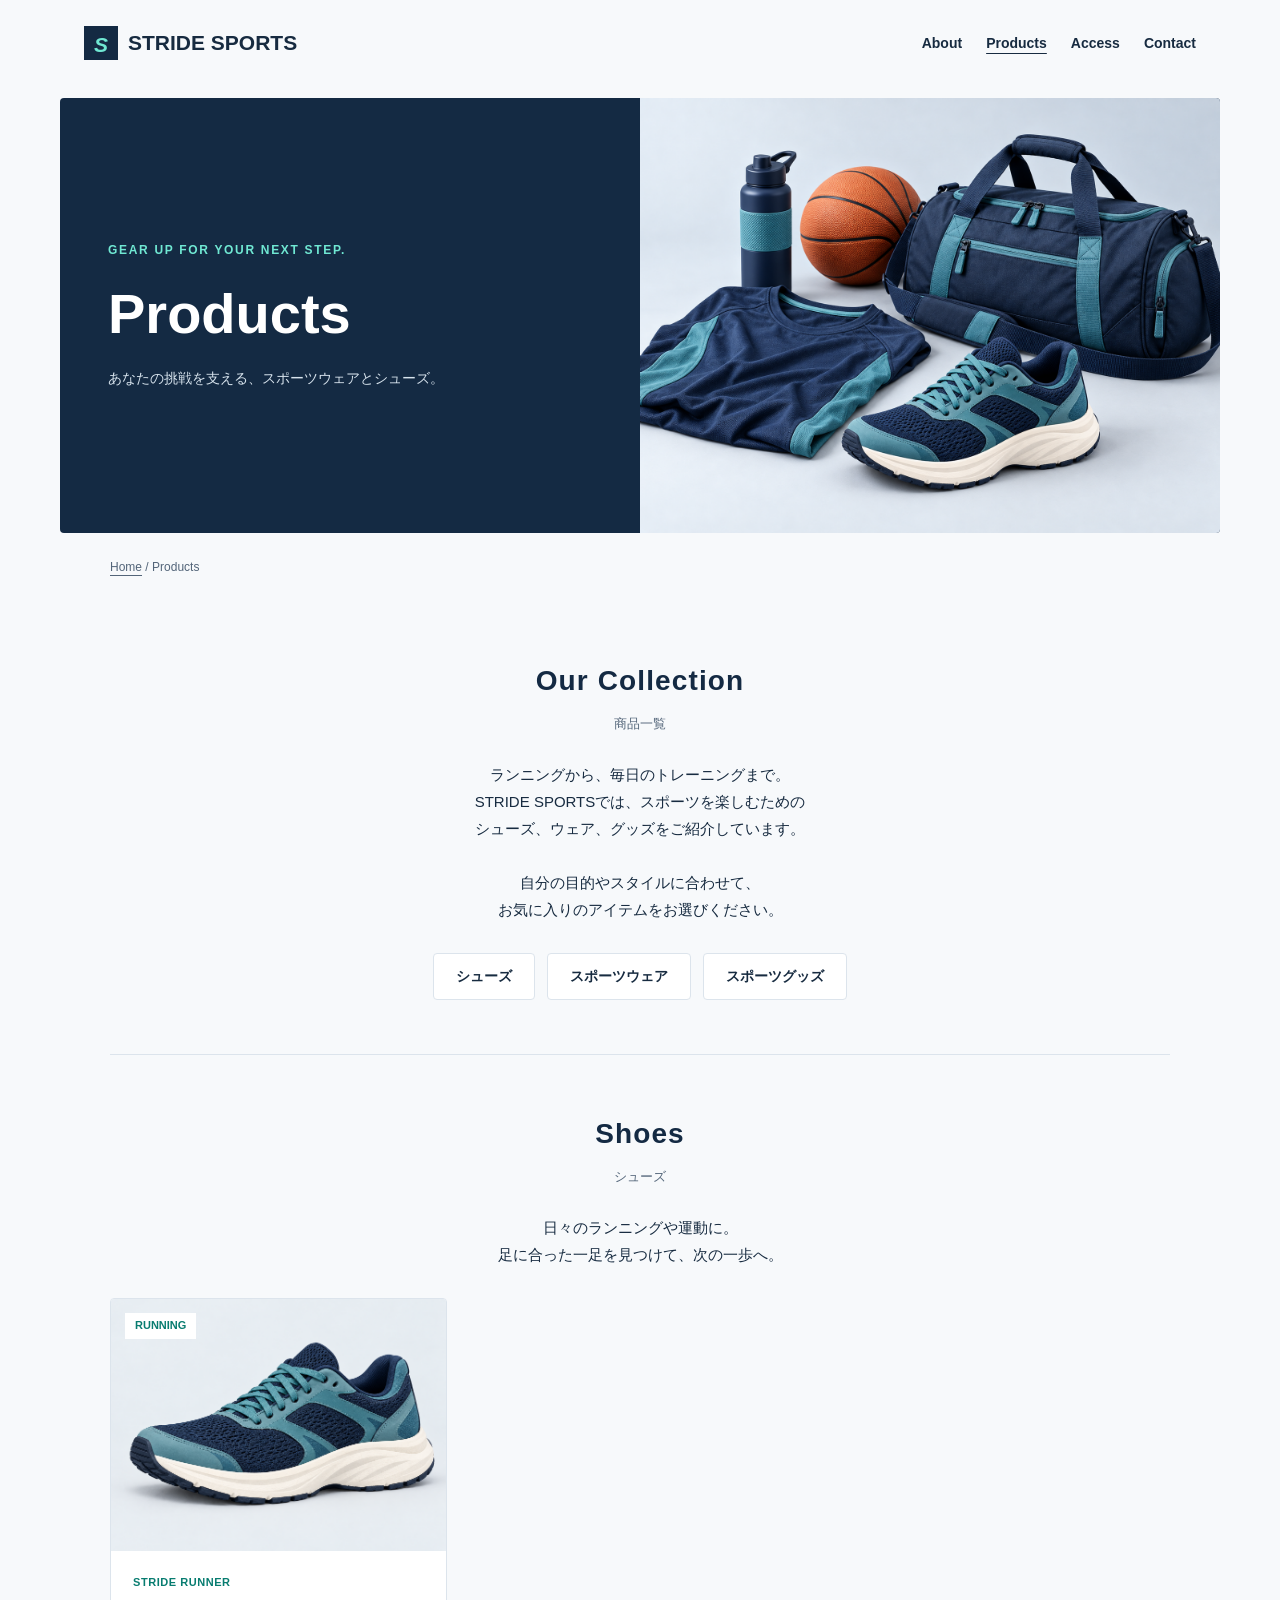
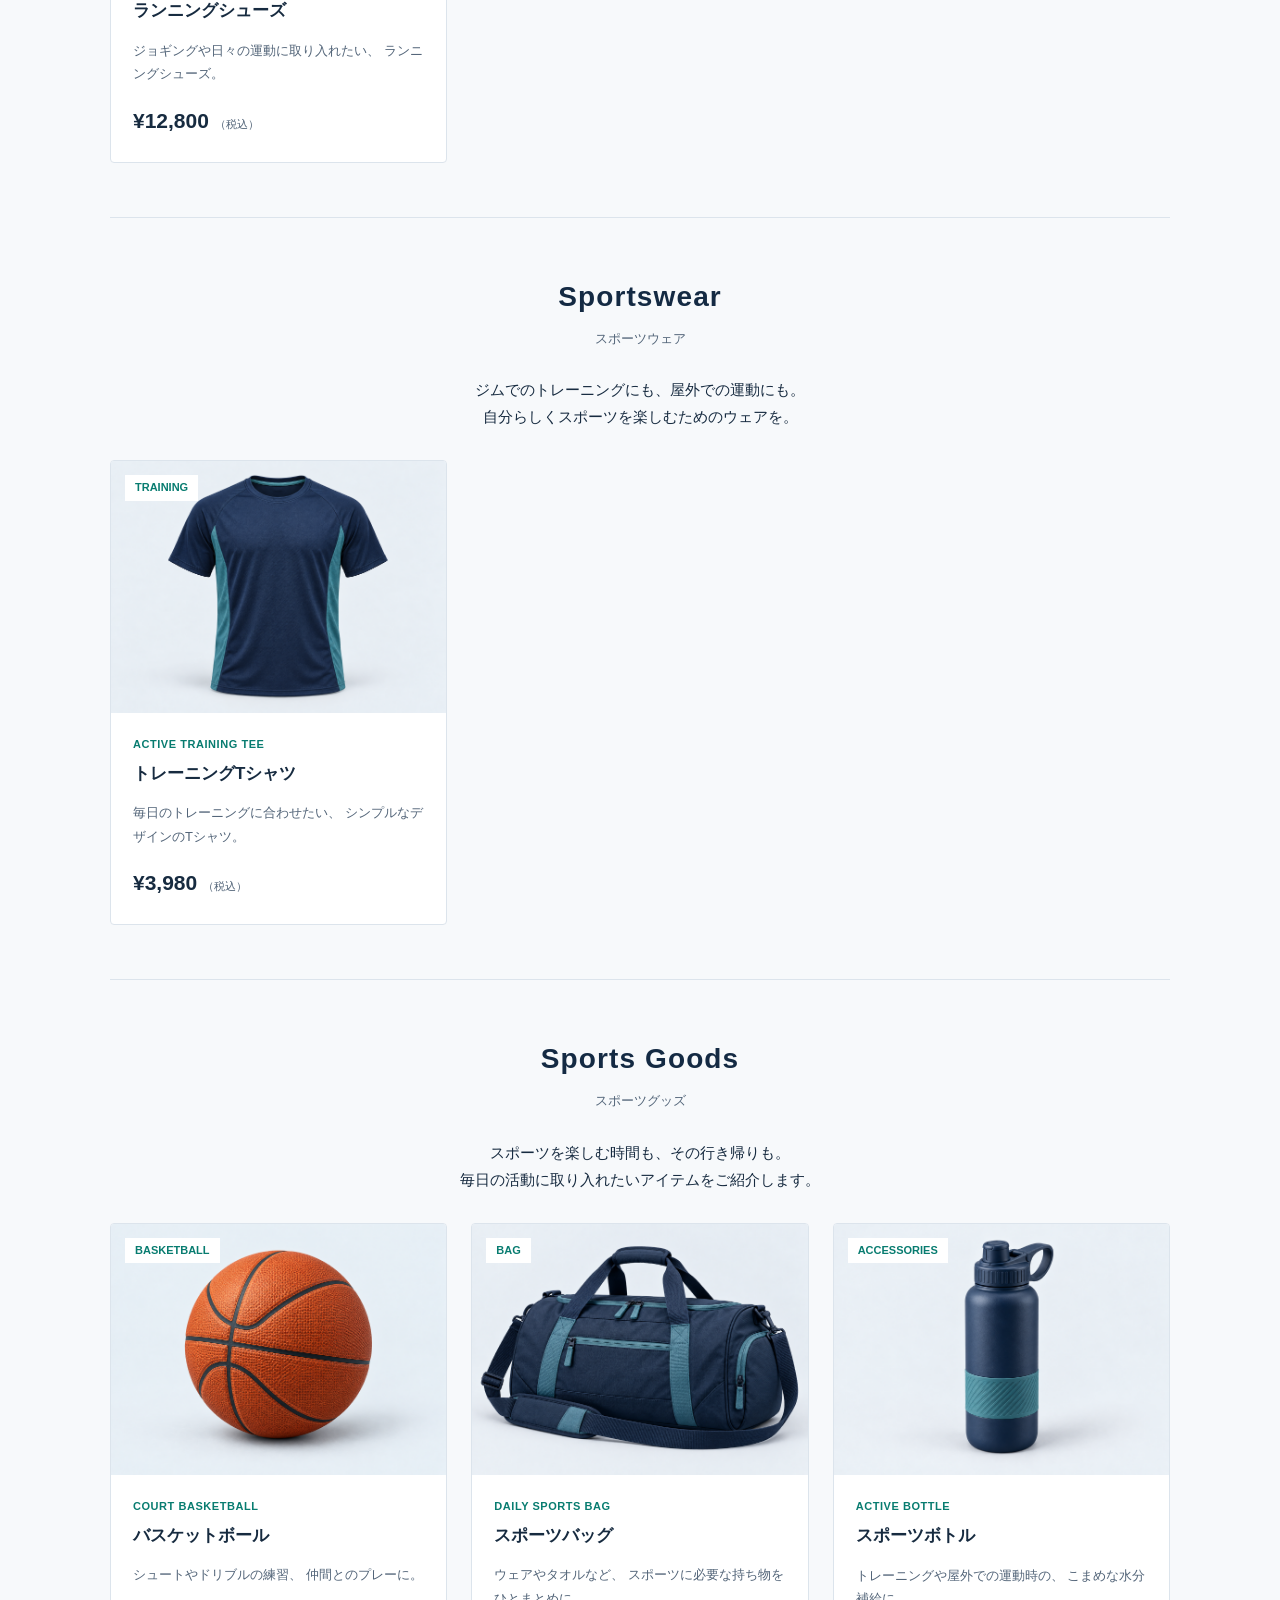
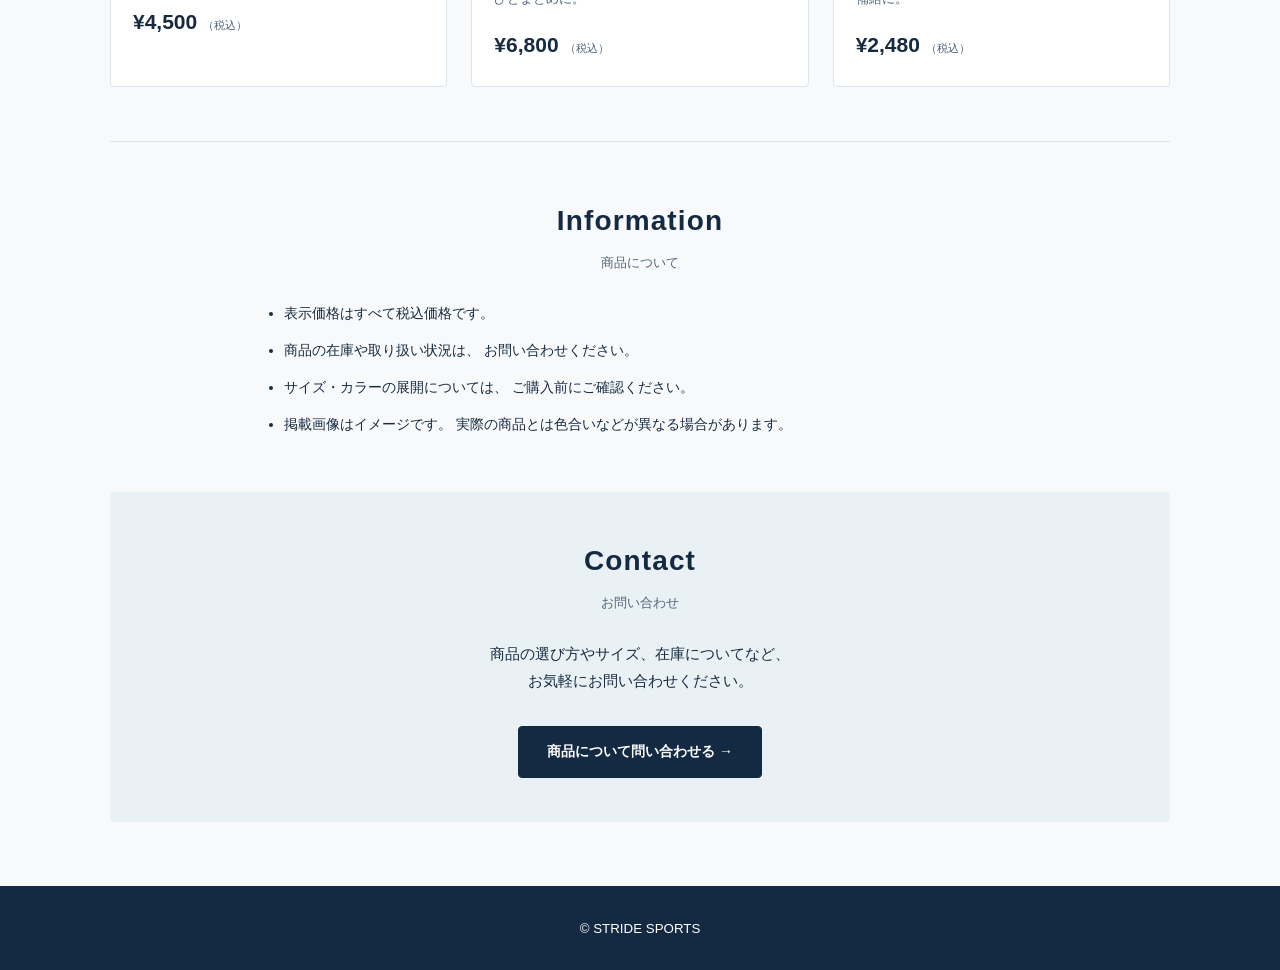
<file: menu.html>
<!DOCTYPE html>
<html lang="ja">
<head>
  <meta charset="UTF-8" />

  <meta
    name="viewport"
    content="width=device-width, initial-scale=1"
  />

  <title>Products | STRIDE SPORTS</title>

  <meta
    name="description"
    content="STRIDE SPORTSの商品一覧。ランニングシューズ、スポーツウェア、トレーニンググッズをご紹介します。"
  />

  <link href="./css/global.css" rel="stylesheet" />

  <style>
    /* =========================
       全体共通
    ========================= */
    :root {
      --navy: #142a43;
      --green: #087c70;
      --orange: #ff713d;
      --background: #f7f9fb;
      --text: #172b40;
      --muted: #536579;
      --border: #dce4ec;
    }

    * {
      box-sizing: border-box;
    }

    html {
      scroll-behavior: smooth;
      scroll-padding-top: 24px;
    }

    body {
      margin: 0;
      background: var(--background);
      color: var(--text);
      font-family:
        -apple-system,
        BlinkMacSystemFont,
        "Hiragino Kaku Gothic ProN",
        "Yu Gothic",
        sans-serif;
      line-height: 1.8;
    }

    a {
      color: inherit;
    }

    a:focus-visible {
      outline: 3px solid var(--orange);
      outline-offset: 5px;
    }

    img {
      display: block;
      max-width: 100%;
    }

    /* =========================
       ヘッダー
    ========================= */
    .header {
      max-width: 1160px;
      margin: 0 auto;
      padding: 24px;
      display: flex;
      align-items: center;
      justify-content: space-between;
      gap: 24px;
    }

    .header-logo {
      display: inline-flex;
      align-items: center;
      gap: 10px;
      text-decoration: none;
      font-size: 21px;
      font-weight: 800;
      white-space: nowrap;
    }

    .logo-mark {
      display: inline-grid;
      place-items: center;
      width: 34px;
      height: 34px;
      background: var(--navy);
      color: #70e8d3;
      font-style: italic;
    }

    .site-menu ul {
      display: flex;
      flex-wrap: wrap;
      gap: 24px;
      margin: 0;
      padding: 0;
      list-style: none;
    }

    .site-menu a {
      text-decoration: none;
      font-size: 14px;
      font-weight: 700;
    }

    .site-menu a:hover,
    .site-menu a[aria-current="page"] {
      text-decoration: underline;
      text-underline-offset: 5px;
    }

    /* =========================
       ページトップ
    ========================= */
    .products-hero {
      width: min(1160px, calc(100% - 48px));
      margin: 12px auto 0;
      display: grid;
      grid-template-columns: 1fr 1fr;
      align-items: stretch;
      overflow: hidden;
      border-radius: 4px;
      background: var(--navy);
      color: #fff;
    }

    .page-title {
      align-self: center;
      padding: 48px;
    }

    .eyebrow {
      margin: 0 0 14px;
      color: #70e8d3;
      font-size: 12px;
      font-weight: 800;
      letter-spacing: 0.14em;
    }

    .page-title h1 {
      margin: 0 0 12px;
      font-size: clamp(36px, 5vw, 56px);
      line-height: 1.4;
    }

    .page-title .subtitle {
      margin: 0;
      color: #d7e3ed;
      font-size: 14px;
    }

    .hero-photo {
      min-width: 0;
      min-height: 340px;
      background: #203c58;
    }

    .hero-photo img {
      width: 100%;
      height: 100%;
      min-height: 340px;
      object-fit: cover;
      object-position: center;
      color: #fff;
    }

    .breadcrumb {
      width: min(1060px, calc(100% - 48px));
      margin: 24px auto;
      color: var(--muted);
      font-size: 12px;
    }

    .breadcrumb a {
      text-underline-offset: 4px;
    }

    /* =========================
       セクション共通
    ========================= */
    .section {
      width: min(1060px, calc(100% - 48px));
      margin: 0 auto;
      padding: 54px 0;
    }

    .section + .section {
      border-top: 1px solid var(--border);
    }

    .section-title {
      margin-bottom: 26px;
      text-align: center;
    }

    .section-title h2 {
      margin: 0;
      color: var(--navy);
      font-size: 28px;
      letter-spacing: 0.04em;
    }

    .section-title p {
      margin: 5px 0 0;
      color: var(--muted);
      font-size: 13px;
    }

    .section-description {
      max-width: 760px;
      margin: 0 auto 30px;
      text-align: center;
      font-size: 15px;
    }

    /* =========================
       カテゴリーメニュー
    ========================= */
    .category-menu ul {
      display: flex;
      justify-content: center;
      flex-wrap: wrap;
      gap: 12px;
      margin: 0;
      padding: 0;
      list-style: none;
    }

    .category-menu a {
      display: inline-block;
      padding: 10px 22px;
      border: 1px solid var(--border);
      border-radius: 4px;
      background: #fff;
      text-decoration: none;
      font-size: 14px;
      font-weight: 700;
    }

    .category-menu a:hover {
      border-color: var(--green);
      color: var(--green);
    }

    /* =========================
       商品カード
    ========================= */
    .product-grid {
      display: grid;
      grid-template-columns: repeat(3, minmax(0, 1fr));
      gap: 24px;
    }

    .product-card {
      overflow: hidden;
      border: 1px solid var(--border);
      border-radius: 4px;
      background: #fff;
    }

    .product-visual {
      position: relative;
      background: #edf2f6;
    }

    .product-visual img {
      width: 100%;
      height: auto;
      aspect-ratio: 4 / 3;
      object-fit: contain;
    }

    .product-tag {
      position: absolute;
      top: 14px;
      left: 14px;
      z-index: 1;
      padding: 3px 10px;
      background: #fff;
      color: var(--green);
      font-size: 11px;
      font-weight: 800;
    }

    .card-text {
      padding: 22px;
    }

    .menu-en {
      margin: 0 0 4px;
      color: var(--green);
      font-size: 11px;
      font-weight: 800;
      letter-spacing: 0.05em;
    }

    .menu-ja {
      margin: 0 0 12px;
      font-size: 17px;
    }

    .product-description {
      margin: 0 0 16px;
      color: var(--muted);
      font-size: 13px;
    }

    .price {
      margin: 0;
      font-size: 21px;
      font-weight: 800;
    }

    .price span {
      margin-left: 6px;
      color: var(--muted);
      font-size: 11px;
      font-weight: 400;
    }

    /* =========================
       商品のご案内
    ========================= */
    .information-list {
      max-width: 760px;
      margin: 0 auto;
      padding-left: 24px;
      font-size: 14px;
    }

    .information-list li + li {
      margin-top: 12px;
    }

    /* =========================
       ボタン
    ========================= */
    .flat-button {
      display: inline-flex;
      align-items: center;
      justify-content: center;
      min-height: 48px;
      padding: 12px 28px;
      border: 1px solid var(--navy);
      border-radius: 4px;
      background: var(--navy);
      color: #fff;
      text-decoration: none;
      font-size: 14px;
      font-weight: 700;
    }

    .flat-button:hover {
      background: #274b70;
    }

    .button-row {
      margin-top: 32px;
      text-align: center;
    }

    /* =========================
       お問い合わせ
    ========================= */
    .contact-section {
      width: min(1060px, calc(100% - 48px));
      margin: 0 auto 64px;
      padding: 44px 24px;
      border-radius: 4px;
      background: #e9f1f5;
    }

    /* =========================
       フッター
    ========================= */
    .footer {
      padding: 28px 24px;
      background: var(--navy);
      color: #fff;
      text-align: center;
    }

    .footer p {
      margin: 0;
    }

    /* =========================
       スマートフォン
    ========================= */
    @media (max-width: 760px) {
      .header {
        flex-direction: column;
        align-items: flex-start;
        gap: 16px;
      }

      .site-menu ul {
        gap: 18px;
      }

      .products-hero {
        grid-template-columns: 1fr;
      }

      .page-title {
        padding: 36px 26px;
      }

      .hero-photo {
        min-height: 0;
      }

      .hero-photo img {
        height: auto;
        min-height: 0;
        aspect-ratio: 4 / 3;
        object-fit: cover;
      }

      .section {
        padding: 40px 0;
      }

      .section-title h2 {
        font-size: 25px;
      }

      .product-grid {
        grid-template-columns: 1fr;
      }

      .category-menu a {
        padding: 10px 16px;
        font-size: 13px;
      }
    }

    @media (prefers-reduced-motion: reduce) {
      html {
        scroll-behavior: auto;
      }
    }
  </style>
</head>

<body>
  <!-- =========================
       ヘッダー
  ========================= -->
  <header class="header">
    <a class="header-logo" href="index.html">
      <span class="logo-mark" aria-hidden="true">S</span>
      STRIDE SPORTS
    </a>

    <nav class="site-menu" aria-label="メインメニュー">
      <ul>
        <li>
          <a href="about.html">About</a>
        </li>

        <li>
          <a href="menu.html" aria-current="page">Products</a>
        </li>

        <li>
          <a href="access.html">Access</a>
        </li>

        <li>
          <a href="contact.html">Contact</a>
        </li>
      </ul>
    </nav>
  </header>

  <main>
    <!-- =========================
         ページトップ
         商品一覧のメイン画像：images/8.png
    ========================= -->
    <section
      class="products-hero"
      aria-labelledby="page-title"
    >
      <div class="page-title">
        <p class="eyebrow">GEAR UP FOR YOUR NEXT STEP.</p>

        <h1 id="page-title">Products</h1>

        <p class="subtitle">
          あなたの挑戦を支える、スポーツウェアとシューズ。
        </p>
      </div>

      <div class="hero-photo">
        <img
          src="./images/8.png"
          alt="スポーツウェアやトレーニンググッズ"
          width="800"
          height="600"
          fetchpriority="high"
        />
      </div>
    </section>

    <!-- パンくずリスト -->
    <nav class="breadcrumb" aria-label="パンくずリスト">
      <a href="index.html">Home</a>
      /
      <span aria-current="page">Products</span>
    </nav>

    <!-- =========================
         商品一覧の紹介
    ========================= -->
    <section
      class="section"
      aria-labelledby="collection-title"
    >
      <div class="section-title">
        <h2 id="collection-title">Our Collection</h2>
        <p>商品一覧</p>
      </div>

      <p class="section-description">
        ランニングから、毎日のトレーニングまで。<br />
        STRIDE SPORTSでは、スポーツを楽しむための<br />
        シューズ、ウェア、グッズをご紹介しています。<br /><br />
        自分の目的やスタイルに合わせて、<br />
        お気に入りのアイテムをお選びください。
      </p>

      <nav class="category-menu" aria-label="商品カテゴリー">
        <ul>
          <li>
            <a href="#shoes">シューズ</a>
          </li>

          <li>
            <a href="#wear">スポーツウェア</a>
          </li>

          <li>
            <a href="#goods">スポーツグッズ</a>
          </li>
        </ul>
      </nav>
    </section>

    <!-- =========================
         シューズ
    ========================= -->
    <section
      class="section"
      id="shoes"
      aria-labelledby="shoes-title"
    >
      <div class="section-title">
        <h2 id="shoes-title">Shoes</h2>
        <p>シューズ</p>
      </div>

      <p class="section-description">
        日々のランニングや運動に。<br />
        足に合った一足を見つけて、次の一歩へ。
      </p>

      <div class="product-grid">
        <!-- ランニングシューズ：images/2.png -->
        <article class="product-card">
          <div class="product-visual">
            <span class="product-tag">RUNNING</span>

            <img
              src="./images/2.png"
              alt="ランニングシューズ"
              width="800"
              height="600"
              loading="lazy"
            />
          </div>

          <div class="card-text">
            <p class="menu-en">STRIDE RUNNER</p>

            <h3 class="menu-ja">
              ランニングシューズ
            </h3>

            <p class="product-description">
              ジョギングや日々の運動に取り入れたい、
              ランニングシューズ。
            </p>

            <p class="price">
              ¥12,800<span>（税込）</span>
            </p>
          </div>
        </article>
      </div>
    </section>

    <!-- =========================
         スポーツウェア
    ========================= -->
    <section
      class="section"
      id="wear"
      aria-labelledby="wear-title"
    >
      <div class="section-title">
        <h2 id="wear-title">Sportswear</h2>
        <p>スポーツウェア</p>
      </div>

      <p class="section-description">
        ジムでのトレーニングにも、屋外での運動にも。<br />
        自分らしくスポーツを楽しむためのウェアを。
      </p>

      <div class="product-grid">
        <!-- トレーニングTシャツ：images/3.png -->
        <article class="product-card">
          <div class="product-visual">
            <span class="product-tag">TRAINING</span>

            <img
              src="./images/3.png"
              alt="トレーニングTシャツ"
              width="800"
              height="600"
              loading="lazy"
            />
          </div>

          <div class="card-text">
            <p class="menu-en">ACTIVE TRAINING TEE</p>

            <h3 class="menu-ja">
              トレーニングTシャツ
            </h3>

            <p class="product-description">
              毎日のトレーニングに合わせたい、
              シンプルなデザインのTシャツ。
            </p>

            <p class="price">
              ¥3,980<span>（税込）</span>
            </p>
          </div>
        </article>
      </div>
    </section>

    <!-- =========================
         スポーツグッズ
    ========================= -->
    <section
      class="section"
      id="goods"
      aria-labelledby="goods-title"
    >
      <div class="section-title">
        <h2 id="goods-title">Sports Goods</h2>
        <p>スポーツグッズ</p>
      </div>

      <p class="section-description">
        スポーツを楽しむ時間も、その行き帰りも。<br />
        毎日の活動に取り入れたいアイテムをご紹介します。
      </p>

      <div class="product-grid">
        <!-- バスケットボール：images/4.png -->
        <article class="product-card">
          <div class="product-visual">
            <span class="product-tag">BASKETBALL</span>

            <img
              src="./images/4.png"
              alt="バスケットボール"
              width="800"
              height="600"
              loading="lazy"
            />
          </div>

          <div class="card-text">
            <p class="menu-en">COURT BASKETBALL</p>

            <h3 class="menu-ja">
              バスケットボール
            </h3>

            <p class="product-description">
              シュートやドリブルの練習、
              仲間とのプレーに。
            </p>

            <p class="price">
              ¥4,500<span>（税込）</span>
            </p>
          </div>
        </article>

        <!-- スポーツバッグ：images/5.png -->
        <article class="product-card">
          <div class="product-visual">
            <span class="product-tag">BAG</span>

            <img
              src="./images/5.png"
              alt="スポーツバッグ"
              width="800"
              height="600"
              loading="lazy"
            />
          </div>

          <div class="card-text">
            <p class="menu-en">DAILY SPORTS BAG</p>

            <h3 class="menu-ja">
              スポーツバッグ
            </h3>

            <p class="product-description">
              ウェアやタオルなど、
              スポーツに必要な持ち物をひとまとめに。
            </p>

            <p class="price">
              ¥6,800<span>（税込）</span>
            </p>
          </div>
        </article>

        <!-- スポーツボトル：images/6.png -->
        <article class="product-card">
          <div class="product-visual">
            <span class="product-tag">ACCESSORIES</span>

            <img
              src="./images/6.png"
              alt="スポーツボトル"
              width="800"
              height="600"
              loading="lazy"
            />
          </div>

          <div class="card-text">
            <p class="menu-en">ACTIVE BOTTLE</p>

            <h3 class="menu-ja">
              スポーツボトル
            </h3>

            <p class="product-description">
              トレーニングや屋外での運動時の、
              こまめな水分補給に。
            </p>

            <p class="price">
              ¥2,480<span>（税込）</span>
            </p>
          </div>
        </article>
      </div>
    </section>

    <!-- =========================
         商品について
    ========================= -->
    <section
      class="section"
      aria-labelledby="information-title"
    >
      <div class="section-title">
        <h2 id="information-title">Information</h2>
        <p>商品について</p>
      </div>

      <ul class="information-list">
        <li>
          表示価格はすべて税込価格です。
        </li>

        <li>
          商品の在庫や取り扱い状況は、
          お問い合わせください。
        </li>

        <li>
          サイズ・カラーの展開については、
          ご購入前にご確認ください。
        </li>

        <li>
          掲載画像はイメージです。
          実際の商品とは色合いなどが異なる場合があります。
        </li>
      </ul>
    </section>

    <!-- =========================
         お問い合わせ
    ========================= -->
    <section
      class="contact-section"
      aria-labelledby="contact-title"
    >
      <div class="section-title">
        <h2 id="contact-title">Contact</h2>
        <p>お問い合わせ</p>
      </div>

      <p class="section-description">
        商品の選び方やサイズ、在庫についてなど、<br />
        お気軽にお問い合わせください。
      </p>

      <div class="button-row">
        <a href="contact.html" class="flat-button">
          商品について問い合わせる →
        </a>
      </div>
    </section>
  </main>

  <!-- =========================
       フッター
  ========================= -->
  <footer class="footer">
    <p>
      <small>&copy; STRIDE SPORTS</small>
    </p>
  </footer>
</body>
</html>
</file>
<file: css/global.css>
@charset "utf-8";

/* =========================
   共通カラー・フォント
========================= */
:root {
  --navy: #142a43;
  --green: #087c70;
  --orange: #ff713d;

  --background: #f7f9fb;
  --text: #172b40;
  --muted: #536579;
  --border: #dce4ec;

  --white: #ffffff;
  --black: #000000;
  --gray: #dce4ec;
  --light-green: #70e8d3;

  --font-family:
    -apple-system,
    BlinkMacSystemFont,
    "Hiragino Kaku Gothic ProN",
    "Yu Gothic",
    sans-serif;

  --regular-64px: normal 400 64px/1.6 var(--font-family);
  --regular-48px: normal 400 48px/1.6 var(--font-family);
  --regular-32px: normal 400 32px/1.6 var(--font-family);
  --regular-24px: normal 400 24px/1.6 var(--font-family);
  --regular-18px: normal 400 18px/1.6 var(--font-family);
  --regular-16px: normal 400 16px/1.6 var(--font-family);
  --regular-14px: normal 400 14px/1.6 var(--font-family);
  --regular-12px: normal 400 12px/1.6 var(--font-family);

  --bold-64px: normal 700 64px/1.6 var(--font-family);
  --bold-48px: normal 700 48px/1.6 var(--font-family);
  --bold-32px: normal 700 32px/1.6 var(--font-family);
  --bold-24px: normal 700 24px/1.6 var(--font-family);
  --bold-18px: normal 700 18px/1.6 var(--font-family);
  --bold-16px: normal 700 16px/1.6 var(--font-family);
  --bold-14px: normal 700 14px/1.6 var(--font-family);
  --bold-12px: normal 700 12px/1.6 var(--font-family);
}

/* =========================
   サイズの計算方法
========================= */
*,
*::before,
*::after {
  box-sizing: border-box;
}

/* =========================
   ページ全体
========================= */
html {
  scroll-behavior: smooth;
  scroll-padding-top: 24px;
}

body {
  margin: 0;
  background: var(--background);
  color: var(--text);
  font-family: var(--font-family);
  font-size: 16px;
  line-height: 1.8;
  overflow-wrap: anywhere;
}

/* =========================
   リンク
========================= */
a {
  color: inherit;
  text-underline-offset: 4px;
}

/* =========================
   画像
========================= */
img {
  display: block;
  max-width: 100%;
  height: auto;
}

/* =========================
   入力欄・ボタン
========================= */
button,
input,
select,
textarea {
  font: inherit;
}

button,
select {
  cursor: pointer;
}

textarea {
  resize: vertical;
}

/* =========================
   キーボード操作時の目印
========================= */
a:focus-visible,
button:focus-visible,
input:focus-visible,
select:focus-visible,
textarea:focus-visible,
summary:focus-visible {
  outline: 3px solid var(--orange);
  outline-offset: 4px;
}

/* =========================
   動きを抑える設定への対応
========================= */
@media (prefers-reduced-motion: reduce) {
  html {
    scroll-behavior: auto;
  }
}
</file>
